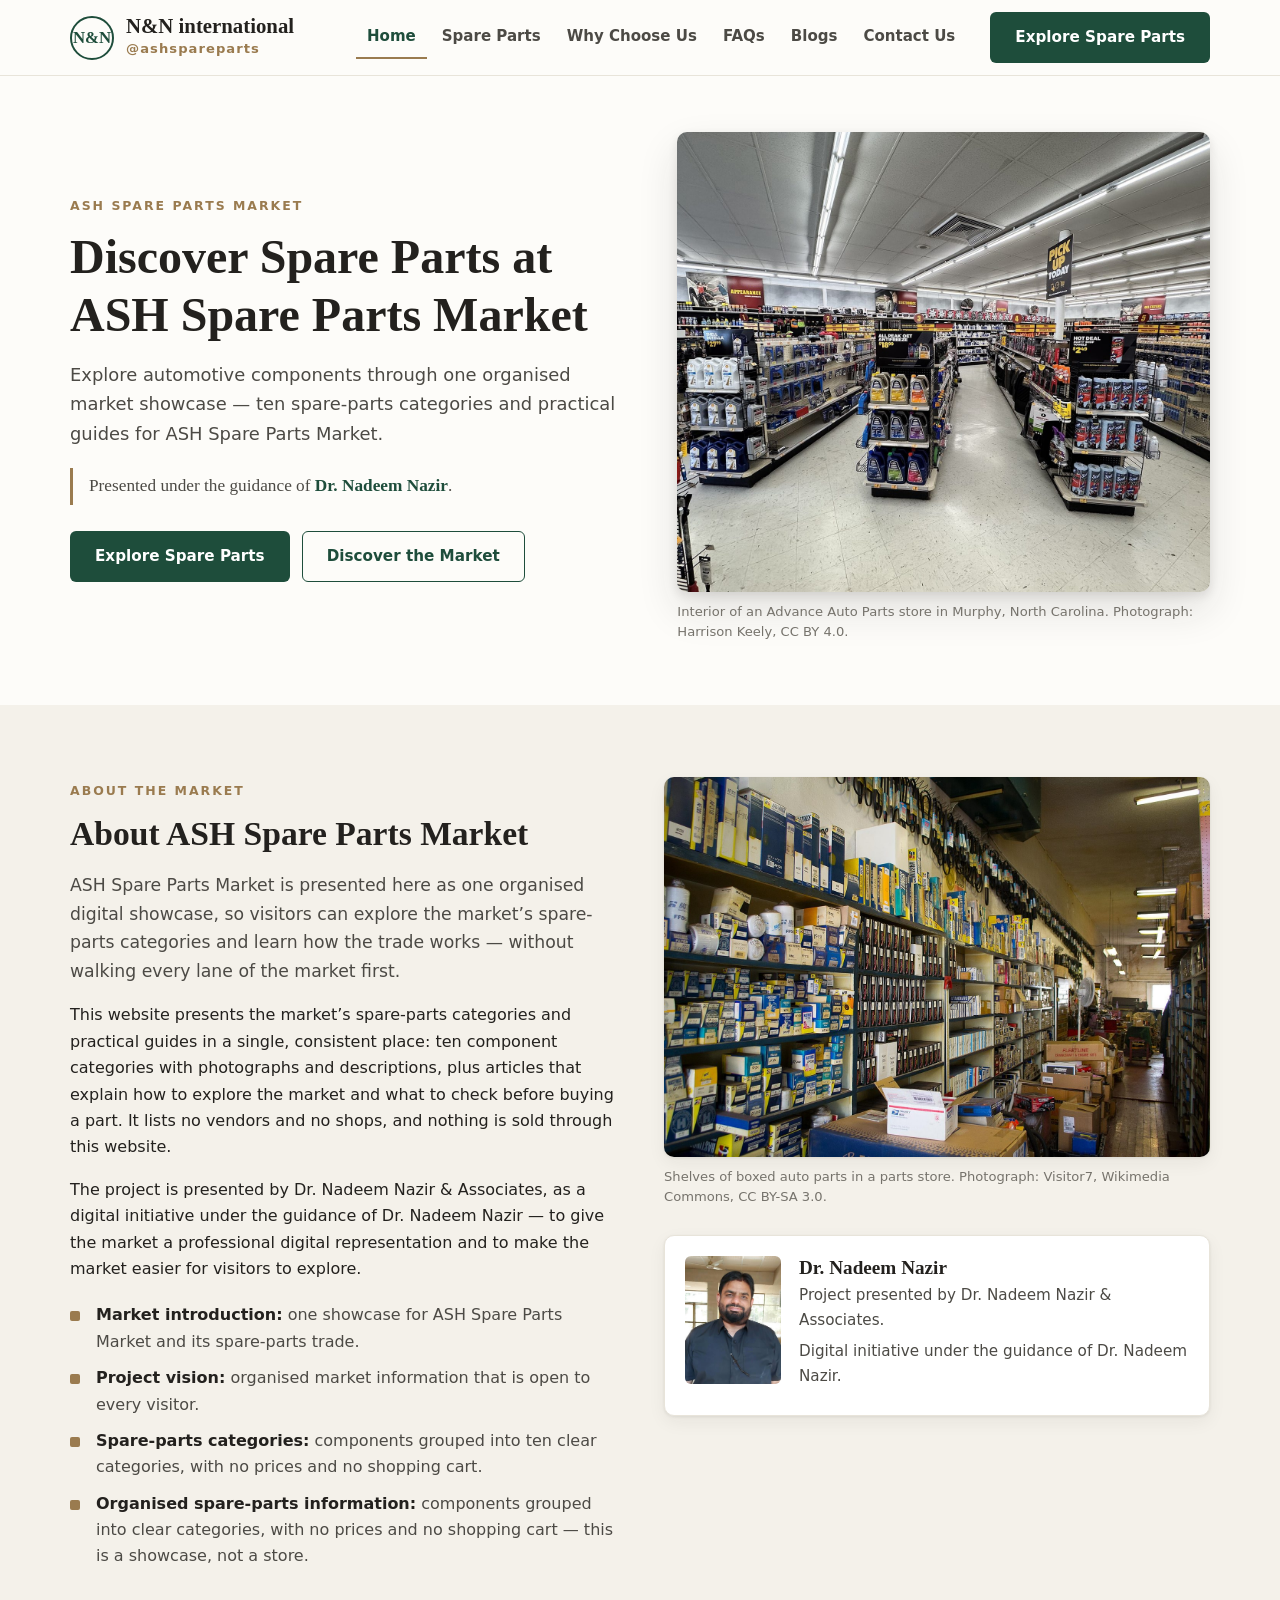
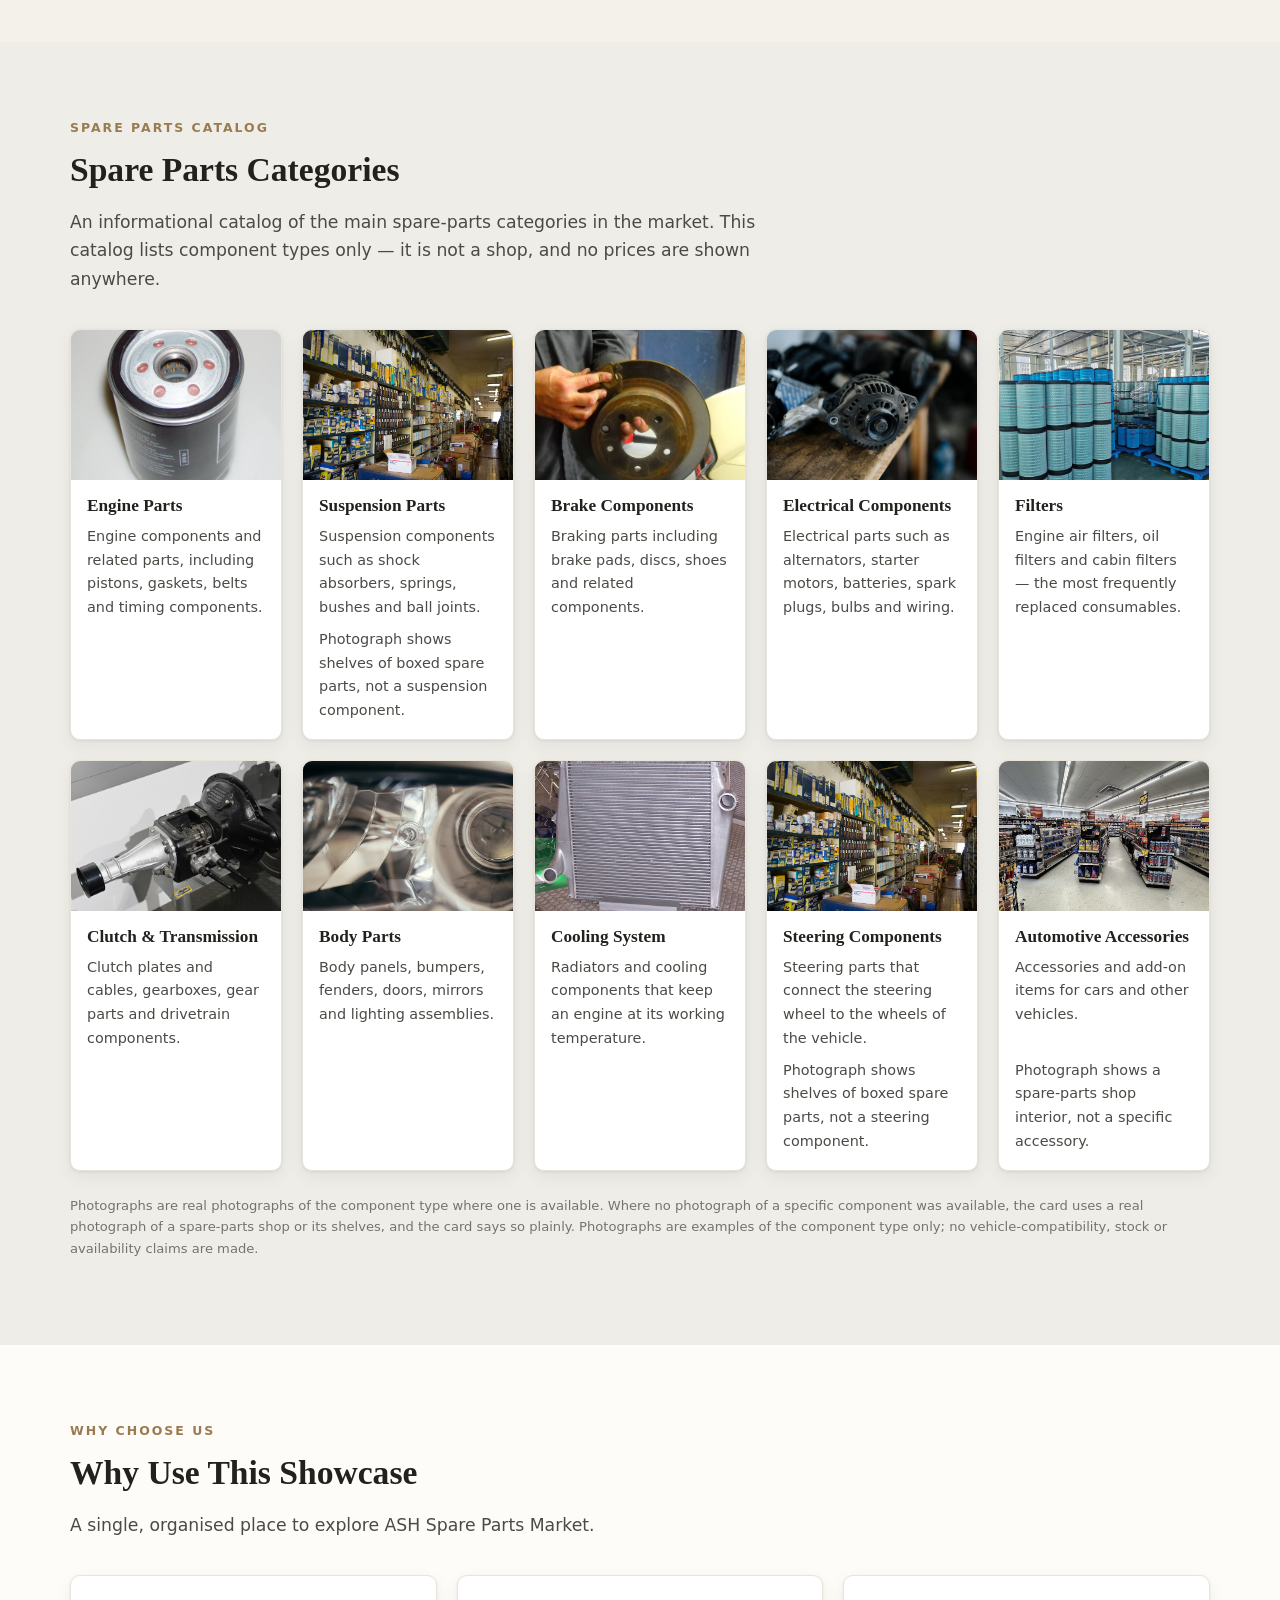
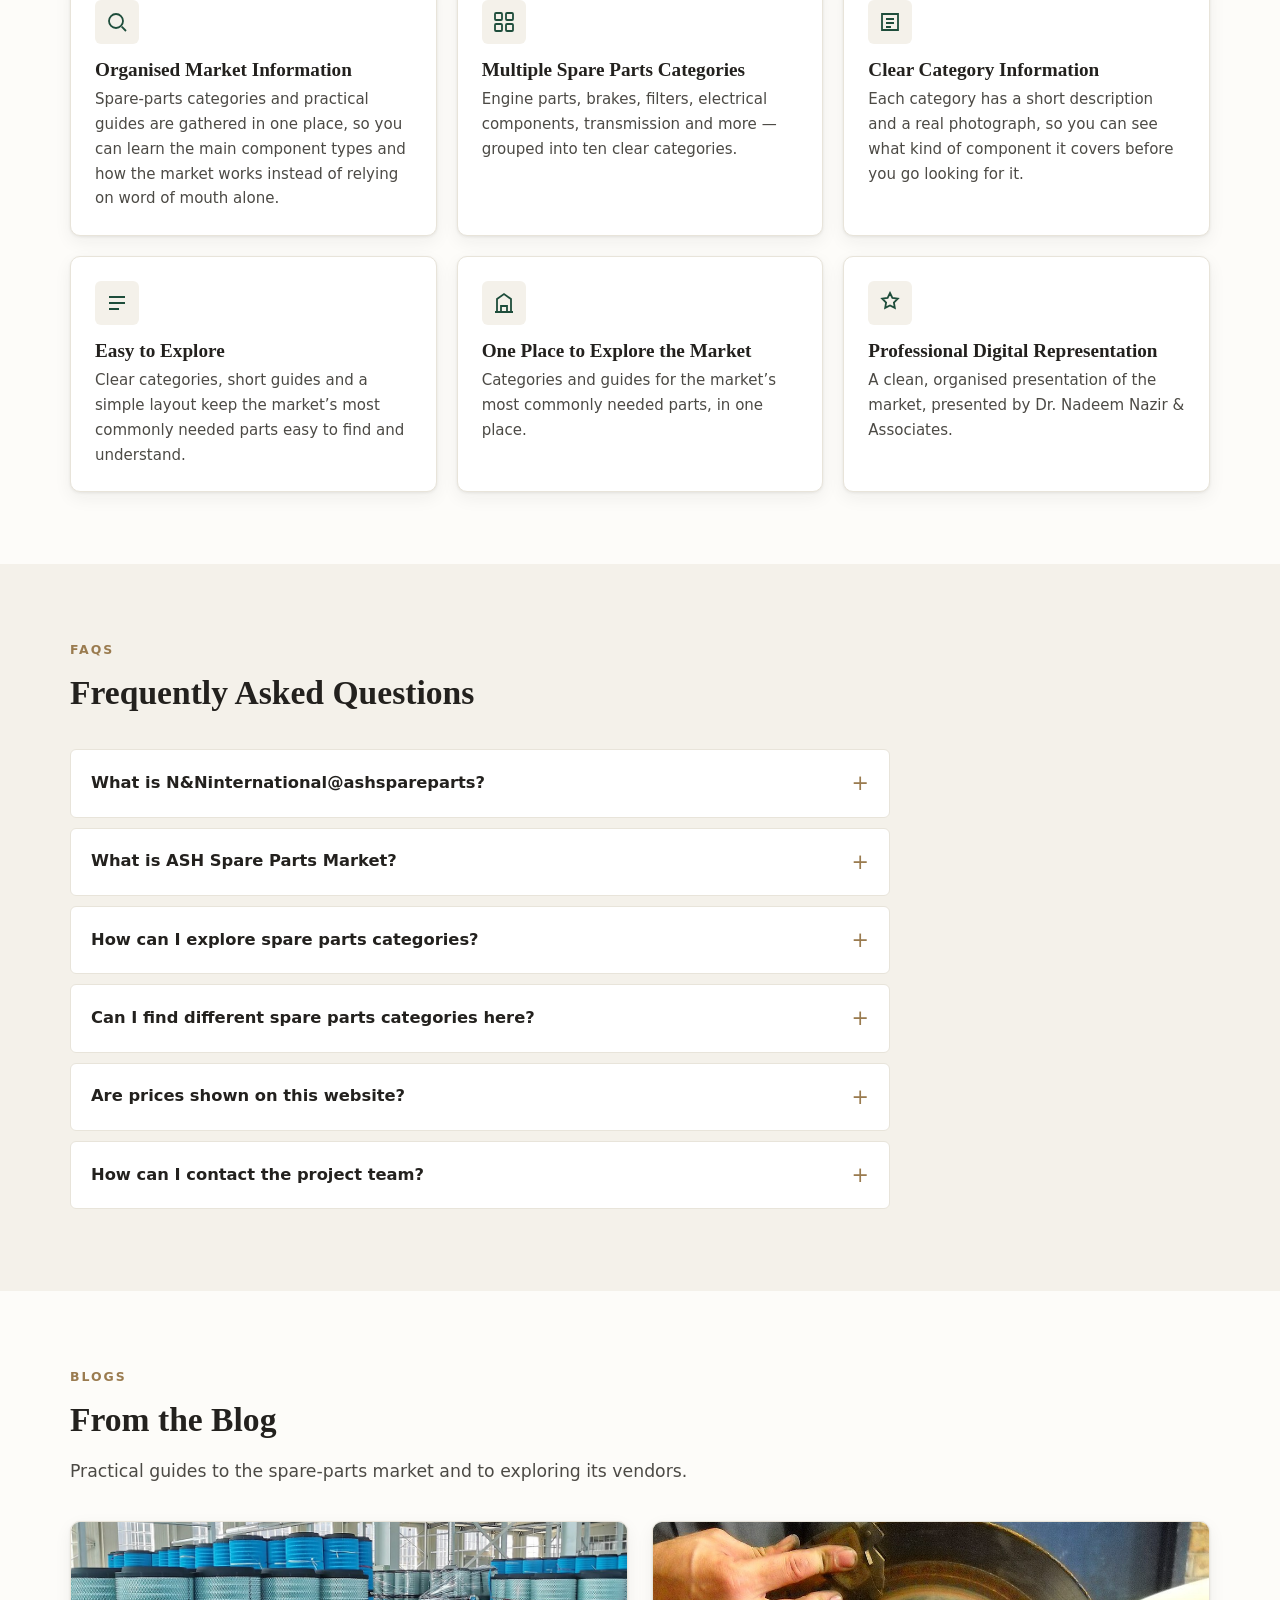
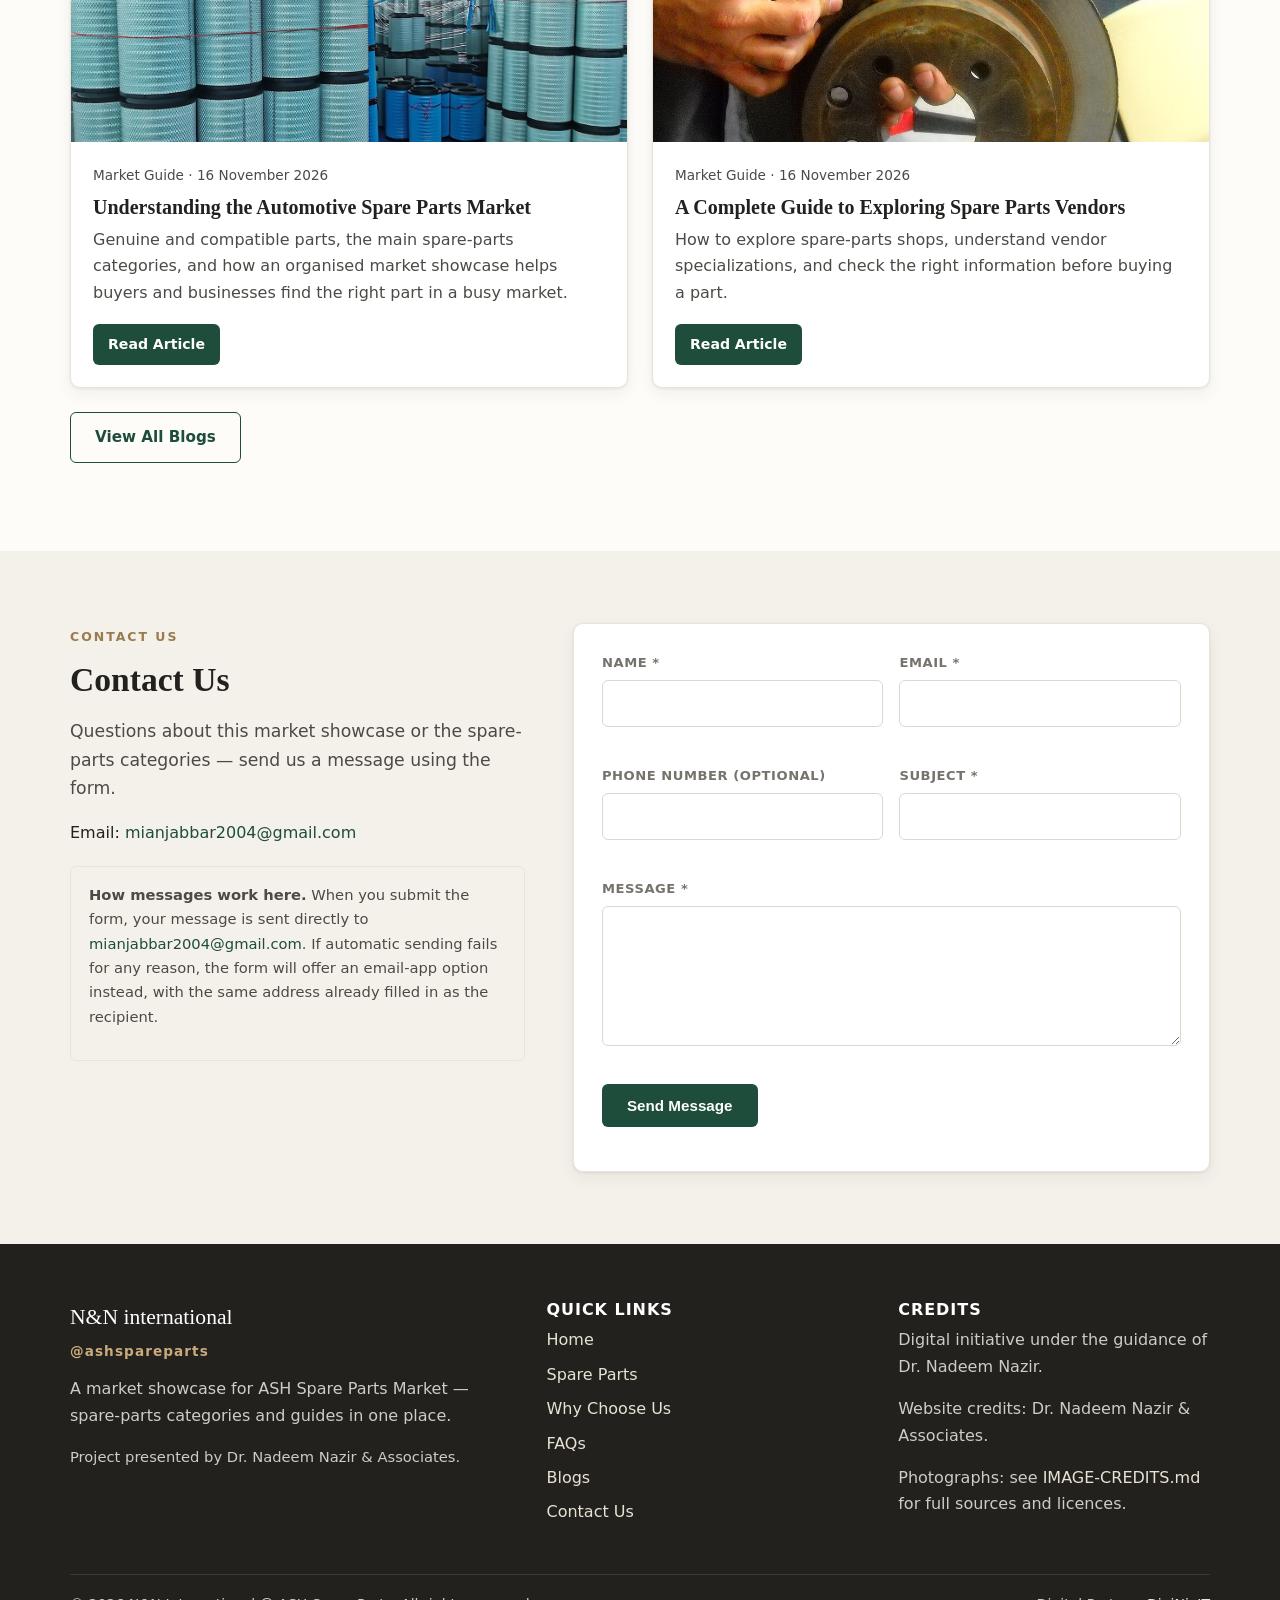
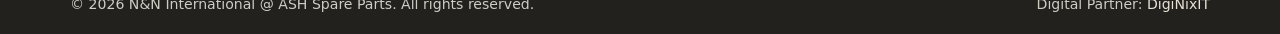
<file: index.html>
<!DOCTYPE html>
<html lang="en">
<head>
  <meta charset="UTF-8">
  <meta name="viewport" content="width=device-width, initial-scale=1.0">
  <title>N&amp;N International @ ASH Spare Parts — Spare Parts Market Showcase</title>
  <meta name="description" content="N&N International @ ASH Spare Parts: a market showcase for ASH Spare Parts Market — ten spare-parts categories, practical guides and contact information.">
  <meta property="og:title" content="N&N International @ ASH Spare Parts — Spare Parts Market Showcase">
  <meta property="og:description" content="Discover spare parts at ASH Spare Parts Market. Explore ten spare-parts categories and practical guides in one organised market showcase.">
  <meta property="og:type" content="website">
  <meta property="og:image" content="assets/images/hero/hero-spare-parts-shop.jpg">
  <link rel="icon" href="data:image/svg+xml,%3Csvg xmlns='http://www.w3.org/2000/svg' viewBox='0 0 64 64'%3E%3Crect width='64' height='64' rx='10' fill='%231e4d3b'/%3E%3Ctext x='32' y='40' font-family='Georgia,serif' font-size='24' font-weight='bold' fill='%23ffffff' text-anchor='middle'%3EN%26N%3C/text%3E%3C/svg%3E">
  <link rel="stylesheet" href="assets/css/style.css">
  <link rel="stylesheet" href="assets/css/responsive.css">
</head>
<body>
  <a class="skip-link" href="#main">Skip to main content</a>

  <header class="site-header">
    <div class="container header-inner">
      <a class="brand" href="index.html" aria-label="N&N International @ ASH Spare Parts — home">
        <span class="brand-mark" aria-hidden="true">N&amp;N</span>
        <span>
          <span class="brand-name">N&amp;N international</span>
          <span class="brand-sub">@ashspareparts</span>
        </span>
      </a>
      <button type="button" class="nav-toggle" id="nav-toggle" aria-expanded="false" aria-controls="main-nav">Menu</button>
      <nav class="main-nav" id="main-nav" aria-label="Main navigation">
        <ul>
          <li><a href="#home" class="active">Home</a></li>
          <li><a href="#catalog">Spare Parts</a></li>
          <li><a href="#why">Why Choose Us</a></li>
          <li><a href="#faq">FAQs</a></li>
          <li><a href="#blogs">Blogs</a></li>
          <li><a href="#contact">Contact Us</a></li>
        </ul>
      </nav>
      <a class="btn btn-primary header-cta" href="#catalog">Explore Spare Parts</a>
    </div>
  </header>

  <main id="main">
    <!-- Hero -->
    <section class="hero" id="home" aria-labelledby="hero-heading">
      <div class="container hero-grid">
        <div>
          <span class="eyebrow">ASH Spare Parts Market</span>
          <h1 id="hero-heading">Discover Spare Parts at ASH Spare Parts Market</h1>
          <p class="lead">Explore automotive components through one organised market showcase — ten spare-parts categories and practical guides for ASH Spare Parts Market.</p>
          <p class="hero-guidance">Presented under the guidance of <strong>Dr. Nadeem Nazir</strong>.</p>
          <div class="hero-actions">
            <a class="btn btn-primary" href="#catalog">Explore Spare Parts</a>
            <a class="btn btn-secondary" href="#about">Discover the Market</a>
          </div>
        </div>
        <figure class="hero-figure">
          <img src="assets/images/hero/hero-spare-parts-shop.jpg" alt="Interior of a spare-parts shop with shelves stocked with oil, filters and boxed spare parts" width="1600" height="1200">
          <figcaption>Interior of an Advance Auto Parts store in Murphy, North Carolina. Photograph: Harrison Keely, CC BY 4.0.</figcaption>
        </figure>
      </div>
    </section>

    <!-- About -->
    <section class="section section-warm" id="about" aria-labelledby="about-heading">
      <div class="container about-grid">
        <div>
          <span class="eyebrow">About the Market</span>
          <h2 id="about-heading">About ASH Spare Parts Market</h2>
          <p class="lead">ASH Spare Parts Market is presented here as one organised digital showcase, so visitors can explore the market’s spare-parts categories and learn how the trade works — without walking every lane of the market first.</p>
          <p>This website presents the market’s spare-parts categories and practical guides in a single, consistent place: ten component categories with photographs and descriptions, plus articles that explain how to explore the market and what to check before buying a part. It lists no vendors and no shops, and nothing is sold through this website.</p>
          <p>The project is presented by Dr. Nadeem Nazir &amp; Associates, as a digital initiative under the guidance of Dr. Nadeem Nazir — to give the market a professional digital representation and to make the market easier for visitors to explore.</p>
          <ul class="about-points">
            <li><strong>Market introduction:</strong> one showcase for ASH Spare Parts Market and its spare-parts trade.</li>
            <li><strong>Project vision:</strong> organised market information that is open to every visitor.</li>
            <li><strong>Spare-parts categories:</strong> components grouped into ten clear categories, with no prices and no shopping cart.</li>
            <li><strong>Organised spare-parts information:</strong> components grouped into clear categories, with no prices and no shopping cart — this is a showcase, not a store.</li>
          </ul>
        </div>
        <div>
          <figure class="about-figure">
            <img src="assets/images/branding/shop-shelves.jpg" alt="Crowded shelves of boxed auto parts in a parts store" loading="lazy" width="1600" height="1066">
            <figcaption>Shelves of boxed auto parts in a parts store. Photograph: Visitor7, Wikimedia Commons, CC BY-SA 3.0.</figcaption>
          </figure>
          <div class="person-card">
            <img src="assets/images/branding/dr-nadeem-nazir.jpg" alt="Photograph of Dr. Nadeem Nazir" loading="lazy" width="476" height="644">
            <div>
              <h3>Dr. Nadeem Nazir</h3>
              <p>Project presented by Dr. Nadeem Nazir &amp; Associates.</p>
              <p>Digital initiative under the guidance of Dr. Nadeem Nazir.</p>
            </div>
          </div>
        </div>
      </div>
    </section>



    <!-- Spare Parts Catalog -->
    <section class="section section-grey" id="catalog" aria-labelledby="catalog-heading">
      <div class="container">
        <div class="section-head">
          <span class="eyebrow">Spare Parts Catalog</span>
          <h2 id="catalog-heading">Spare Parts Categories</h2>
          <p class="lead">An informational catalog of the main spare-parts categories in the market. This catalog lists component types only — it is not a shop, and no prices are shown anywhere.</p>
        </div>
        <div class="catalog-grid" id="catalog-grid"></div>
        <p class="catalog-note">Photographs are real photographs of the component type where one is available. Where no photograph of a specific component was available, the card uses a real photograph of a spare-parts shop or its shelves, and the card says so plainly. Photographs are examples of the component type only; no vehicle-compatibility, stock or availability claims are made.</p>
      </div>
    </section>

    <!-- Why Choose Us -->
    <section class="section" id="why" aria-labelledby="why-heading">
      <div class="container">
        <div class="section-head">
          <span class="eyebrow">Why Choose Us</span>
          <h2 id="why-heading">Why Use This Showcase</h2>
          <p class="lead">A single, organised place to explore ASH Spare Parts Market.</p>
        </div>
        <div class="why-grid">
          <article class="why-card">
            <div class="why-icon" aria-hidden="true"><svg viewBox="0 0 24 24" fill="none" stroke="currentColor" stroke-width="1.8"><circle cx="11" cy="11" r="7"/><path d="M21 21l-4.3-4.3"/></svg></div>
            <h3>Organised Market Information</h3>
            <p>Spare-parts categories and practical guides are gathered in one place, so you can learn the main component types and how the market works instead of relying on word of mouth alone.</p>
          </article>
          <article class="why-card">
            <div class="why-icon" aria-hidden="true"><svg viewBox="0 0 24 24" fill="none" stroke="currentColor" stroke-width="1.8"><rect x="3" y="3" width="7" height="7" rx="1"/><rect x="14" y="3" width="7" height="7" rx="1"/><rect x="3" y="14" width="7" height="7" rx="1"/><rect x="14" y="14" width="7" height="7" rx="1"/></svg></div>
            <h3>Multiple Spare Parts Categories</h3>
            <p>Engine parts, brakes, filters, electrical components, transmission and more — grouped into ten clear categories.</p>
          </article>
          <article class="why-card">
            <div class="why-icon" aria-hidden="true"><svg viewBox="0 0 24 24" fill="none" stroke="currentColor" stroke-width="1.8"><path d="M4 4h16v16H4z"/><path d="M8 9h8M8 13h8M8 17h5"/></svg></div>
            <h3>Clear Category Information</h3>
            <p>Each category has a short description and a real photograph, so you can see what kind of component it covers before you go looking for it.</p>
          </article>
          <article class="why-card">
            <div class="why-icon" aria-hidden="true"><svg viewBox="0 0 24 24" fill="none" stroke="currentColor" stroke-width="1.8"><path d="M4 6h16M4 12h16M4 18h10"/></svg></div>
            <h3>Easy to Explore</h3>
            <p>Clear categories, short guides and a simple layout keep the market’s most commonly needed parts easy to find and understand.</p>
          </article>
          <article class="why-card">
            <div class="why-icon" aria-hidden="true"><svg viewBox="0 0 24 24" fill="none" stroke="currentColor" stroke-width="1.8"><path d="M3 21h18M5 21V8l7-5 7 5v13"/><path d="M9 21v-6h6v6"/></svg></div>
            <h3>One Place to Explore the Market</h3>
            <p>Categories and guides for the market’s most commonly needed parts, in one place.</p>
          </article>
          <article class="why-card">
            <div class="why-icon" aria-hidden="true"><svg viewBox="0 0 24 24" fill="none" stroke="currentColor" stroke-width="1.8"><path d="M12 2l2.4 4.9 5.4.8-3.9 3.8.9 5.4-4.8-2.5-4.8 2.5.9-5.4L4.2 7.7l5.4-.8z"/></svg></div>
            <h3>Professional Digital Representation</h3>
            <p>A clean, organised presentation of the market, presented by Dr. Nadeem Nazir &amp; Associates.</p>
          </article>
        </div>
      </div>
    </section>

    <!-- FAQ -->
    <section class="section section-warm" id="faq" aria-labelledby="faq-heading">
      <div class="container">
        <div class="section-head">
          <span class="eyebrow">FAQs</span>
          <h2 id="faq-heading">Frequently Asked Questions</h2>
        </div>
        <div class="faq-list">
          <div class="faq-item">
            <button type="button" class="faq-question" aria-expanded="false">What is N&amp;Ninternational@ashspareparts?<span class="faq-icon" aria-hidden="true">+</span></button>
            <div class="faq-answer"><div class="faq-answer-inner"><p>N&amp;N International @ ASH Spare Parts (N&amp;Ninternational@ashspareparts) is a spare-parts market showcase website for ASH Spare Parts Market. It presents the market’s spare-parts categories, practical articles and contact information. It is not an online shop: no vendors are listed and nothing is sold through this website.</p></div></div>
          </div>
          <div class="faq-item">
            <button type="button" class="faq-question" aria-expanded="false">What is ASH Spare Parts Market?<span class="faq-icon" aria-hidden="true">+</span></button>
            <div class="faq-answer"><div class="faq-answer-inner"><p>ASH Spare Parts Market is the spare-parts market this showcase presents. No history, establishment date, official partnerships or achievements for the market are stated on this website, because none were supplied.</p></div></div>
          </div>
          <div class="faq-item">
            <button type="button" class="faq-question" aria-expanded="false">How can I explore spare parts categories?<span class="faq-icon" aria-hidden="true">+</span></button>
            <div class="faq-answer"><div class="faq-answer-inner"><p>Go to the Spare Parts section. It lists ten categories — Engine Parts, Suspension Parts, Brake Components, Electrical Components, Filters, Clutch &amp; Transmission, Body Parts, Cooling System, Steering Components and Automotive Accessories — each with a short description and a real photograph.</p></div></div>
          </div>
          <div class="faq-item">
            <button type="button" class="faq-question" aria-expanded="false">Can I find different spare parts categories here?<span class="faq-icon" aria-hidden="true">+</span></button>
            <div class="faq-answer"><div class="faq-answer-inner"><p>Yes. The Spare Parts section lists ten categories — Engine Parts, Suspension Parts, Brake Components, Electrical Components, Filters, Clutch &amp; Transmission, Body Parts, Cooling System, Steering Components and Automotive Accessories — with a description and photograph for each.</p></div></div>
          </div>
          <div class="faq-item">
            <button type="button" class="faq-question" aria-expanded="false">Are prices shown on this website?<span class="faq-icon" aria-hidden="true">+</span></button>
            <div class="faq-answer"><div class="faq-answer-inner"><p>No. This is an informational catalog only. No prices, price ranges or discounts are shown anywhere, there is no shopping cart, and no stock or availability claims are made.</p></div></div>
          </div>
          <div class="faq-item">
            <button type="button" class="faq-question" aria-expanded="false">How can I contact the project team?<span class="faq-icon" aria-hidden="true">+</span></button>
            <div class="faq-answer"><div class="faq-answer-inner"><p>Use the Contact Us section — messages sent through the form go directly to <a href="mailto:mianjabbar2004@gmail.com">mianjabbar2004@gmail.com</a>. You can also write to that address directly from your own email app.</p></div></div>
          </div>
        </div>
        </div>
      </div>
    </section>

    <!-- Blog -->
    <section class="section" id="blogs" aria-labelledby="blogs-heading">
      <div class="container">
        <div class="section-head">
          <span class="eyebrow">Blogs</span>
          <h2 id="blogs-heading">From the Blog</h2>
          <p class="lead">Practical guides to the spare-parts market and to exploring its vendors.</p>
        </div>
        <div class="blog-grid" id="blog-grid-index"></div>
        <p style="margin-top:24px"><a class="btn btn-secondary" href="blog.html">View All Blogs</a></p>
      </div>
    </section>

    <!-- Contact -->
    <section class="section section-warm" id="contact" aria-labelledby="contact-heading">
      <div class="container contact-grid">
        <div>
          <span class="eyebrow">Contact Us</span>
          <h2 id="contact-heading">Contact Us</h2>
          <p class="lead">Questions about this market showcase or the spare-parts categories — send us a message using the form.</p>
          <p>Email: <a href="mailto:mianjabbar2004@gmail.com">mianjabbar2004@gmail.com</a></p>
          <div class="contact-note">
            <p><strong>How messages work here.</strong> When you submit the form, your message is sent directly to <a href="mailto:mianjabbar2004@gmail.com">mianjabbar2004@gmail.com</a>. If automatic sending fails for any reason, the form will offer an email-app option instead, with the same address already filled in as the recipient.</p>
          </div>
        </div>
        <form class="contact-form" id="contact-form" novalidate>
          <div class="form-grid">
            <div class="field">
              <label for="contact-name">Name *</label>
              <input type="text" id="contact-name" name="name" required autocomplete="name">
              <span class="error-text" id="contact-name-error" role="alert"></span>
            </div>
            <div class="field">
              <label for="contact-email">Email *</label>
              <input type="email" id="contact-email" name="email" required autocomplete="email">
              <span class="error-text" id="contact-email-error" role="alert"></span>
            </div>
            <div class="field">
              <label for="contact-phone">Phone number (optional)</label>
              <input type="tel" id="contact-phone" name="phone" autocomplete="tel">
              <span class="error-text" id="contact-phone-error" role="alert"></span>
            </div>
            <div class="field">
              <label for="contact-subject">Subject *</label>
              <input type="text" id="contact-subject" name="subject" required>
              <span class="error-text" id="contact-subject-error" role="alert"></span>
            </div>
            <div class="field field-full">
              <label for="contact-message">Message *</label>
              <textarea id="contact-message" name="message" required></textarea>
              <span class="error-text" id="contact-message-error" role="alert"></span>
            </div>
          </div>
          <p style="margin-top:16px"><button type="submit" class="btn btn-primary">Send Message</button></p>
          <p class="form-status" id="contact-status" role="status"></p>
          <div class="mailto-box" id="mailto-box">
            <p><strong>Automatic sending did not work.</strong> Click the link below to open your message in your email app — it is already addressed to mianjabbar2004@gmail.com, just press Send there.</p>
            <p><a id="mailto-link" href="#">Open in Email App</a></p>
            <p><button type="button" class="btn btn-ghost btn-small" id="copy-message-btn">Copy message</button></p>
          </div>
        </form>
      </div>
    </section>
  </main>

  </div>

  <footer class="site-footer">
    <div class="container">
      <div class="footer-grid">
        <div>
          <p class="footer-brand-name">N&amp;N international</p>
          <p class="footer-brand-sub">@ashspareparts</p>
          <p style="margin-top:14px">A market showcase for ASH Spare Parts Market — spare-parts categories and guides in one place.</p>
          <p class="footer-credit">Project presented by Dr. Nadeem Nazir &amp; Associates.</p>
        </div>
        <div>
          <h3>Quick Links</h3>
          <ul class="footer-links">
            <li><a href="#home">Home</a></li>
            <li><a href="#catalog">Spare Parts</a></li>
            <li><a href="#why">Why Choose Us</a></li>
            <li><a href="#faq">FAQs</a></li>
            <li><a href="blog.html">Blogs</a></li>
            <li><a href="#contact">Contact Us</a></li>
          </ul>
        </div>
        <div>
          <h3>Credits</h3>
          <p>Digital initiative under the guidance of Dr. Nadeem Nazir.</p>
          <p>Website credits: Dr. Nadeem Nazir &amp; Associates.</p>
          <p>Photographs: see <a href="IMAGE-CREDITS.md">IMAGE-CREDITS.md</a> for full sources and licences.</p>
        </div>
      </div>
      <div class="footer-bottom">
        <span>© <span id="year">2026</span> N&amp;N International @ ASH Spare Parts. All rights reserved.</span>
        <span>Digital Partner: <a href="https://diginixit.com" target="_blank" rel="noopener">DigiNixIT</a></span>
      </div>
    </div>
  </footer>

  <script src="assets/js/catalog.js"></script>
  <script src="assets/js/blogs.js"></script>
  <script src="assets/js/main.js"></script>
  <script src="assets/js/contact.js"></script>
</body>
</html>
</file>
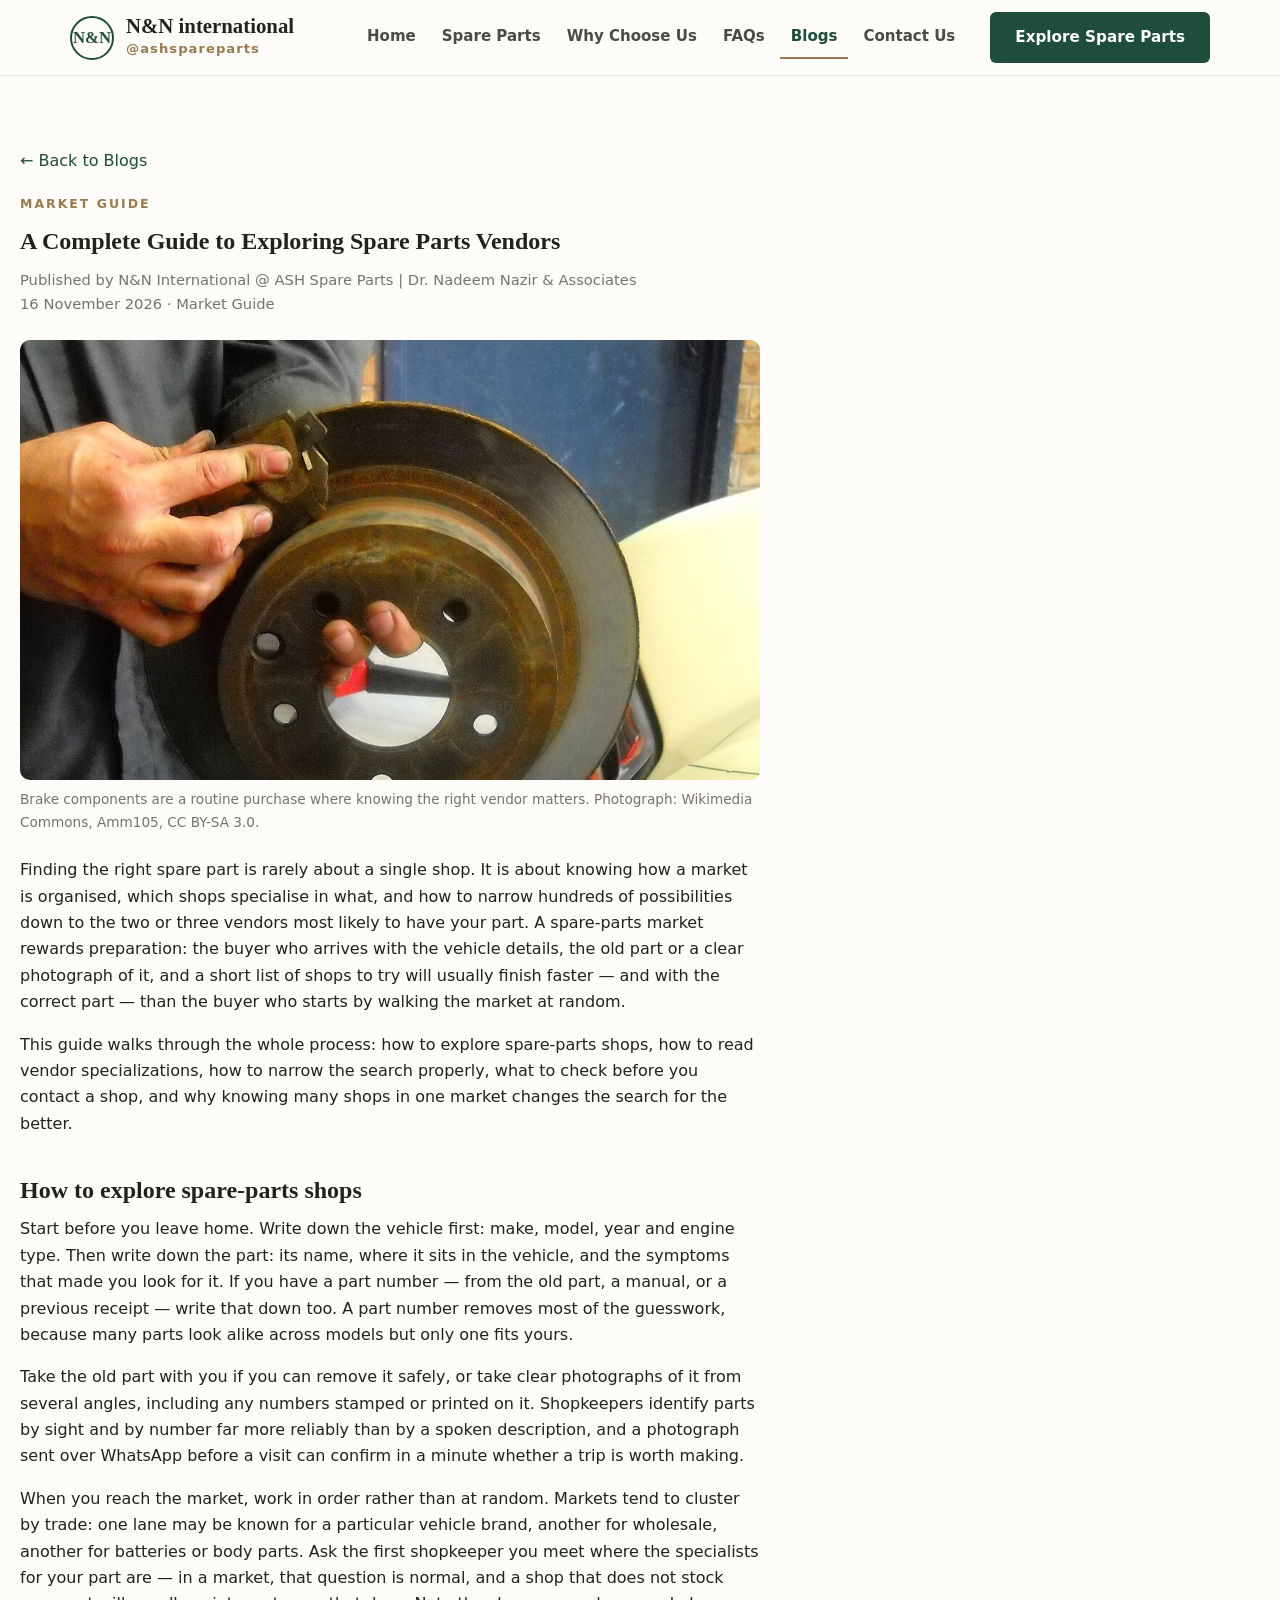
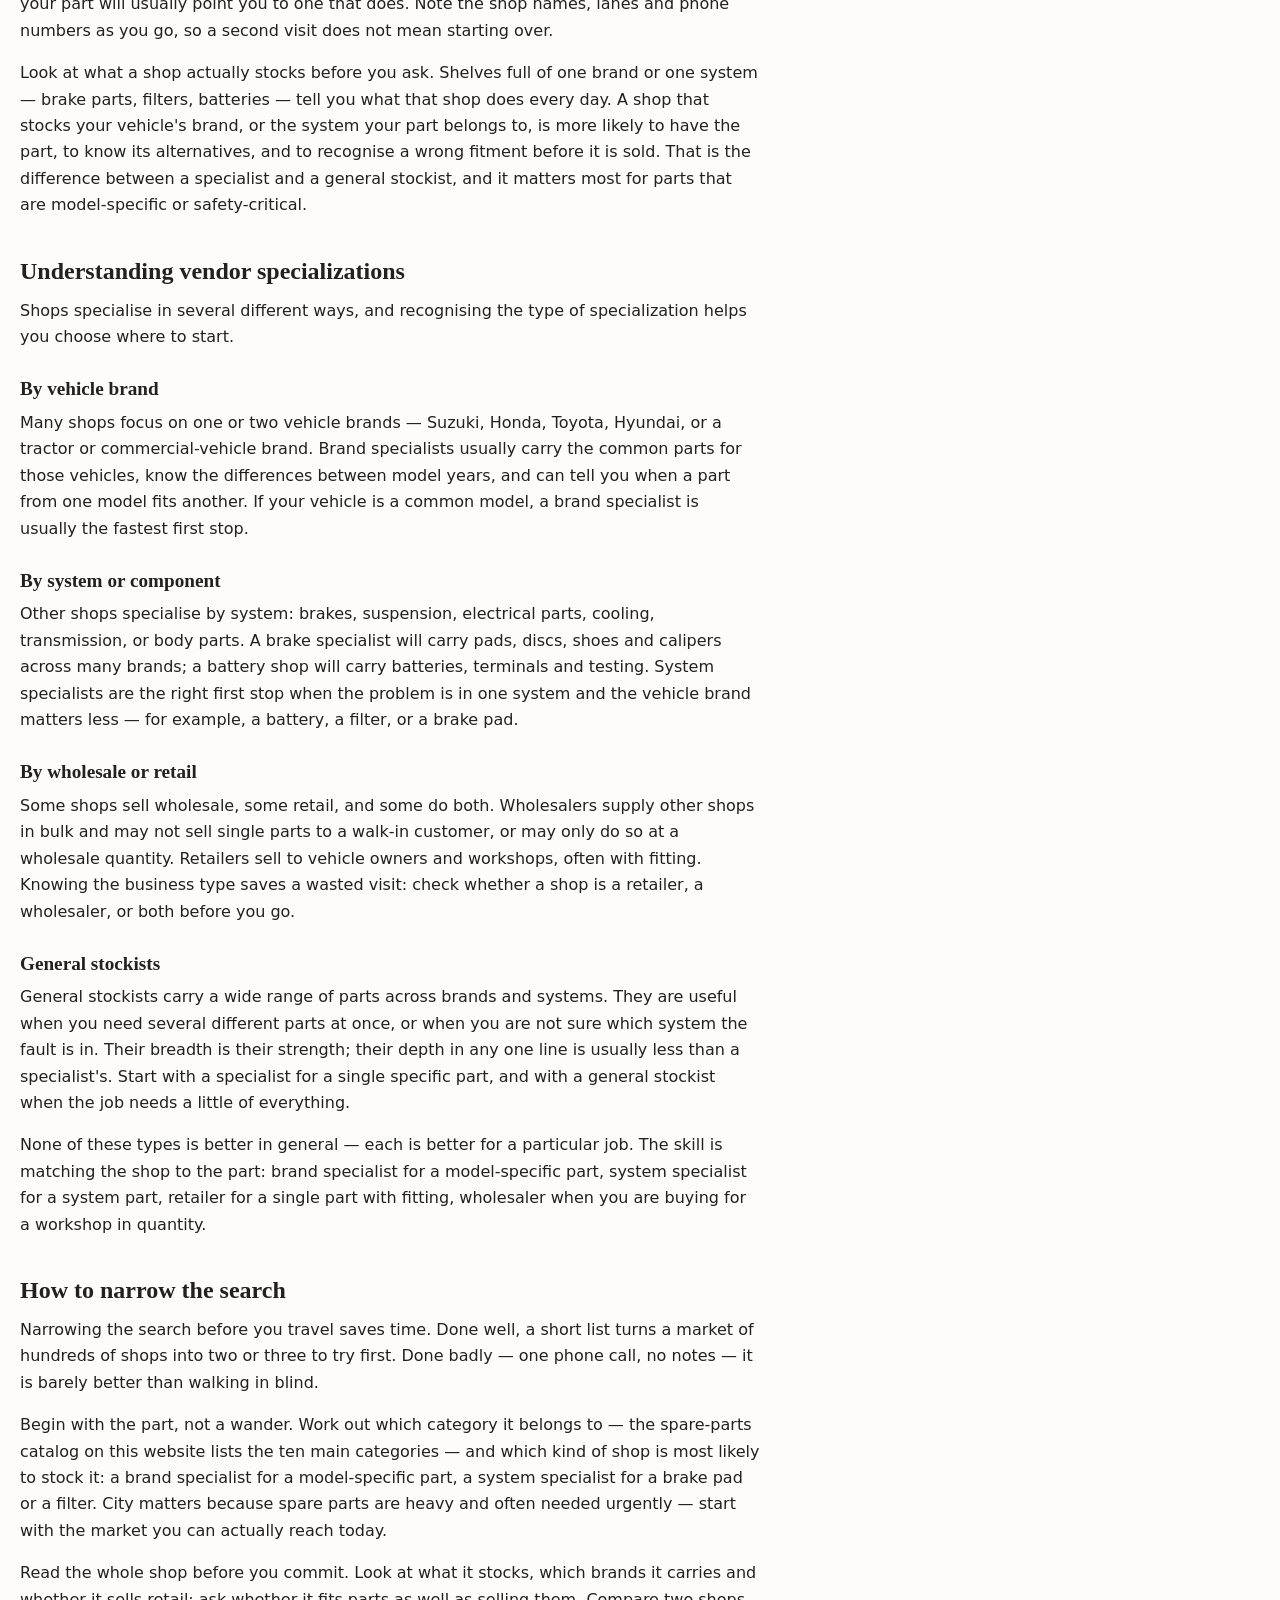
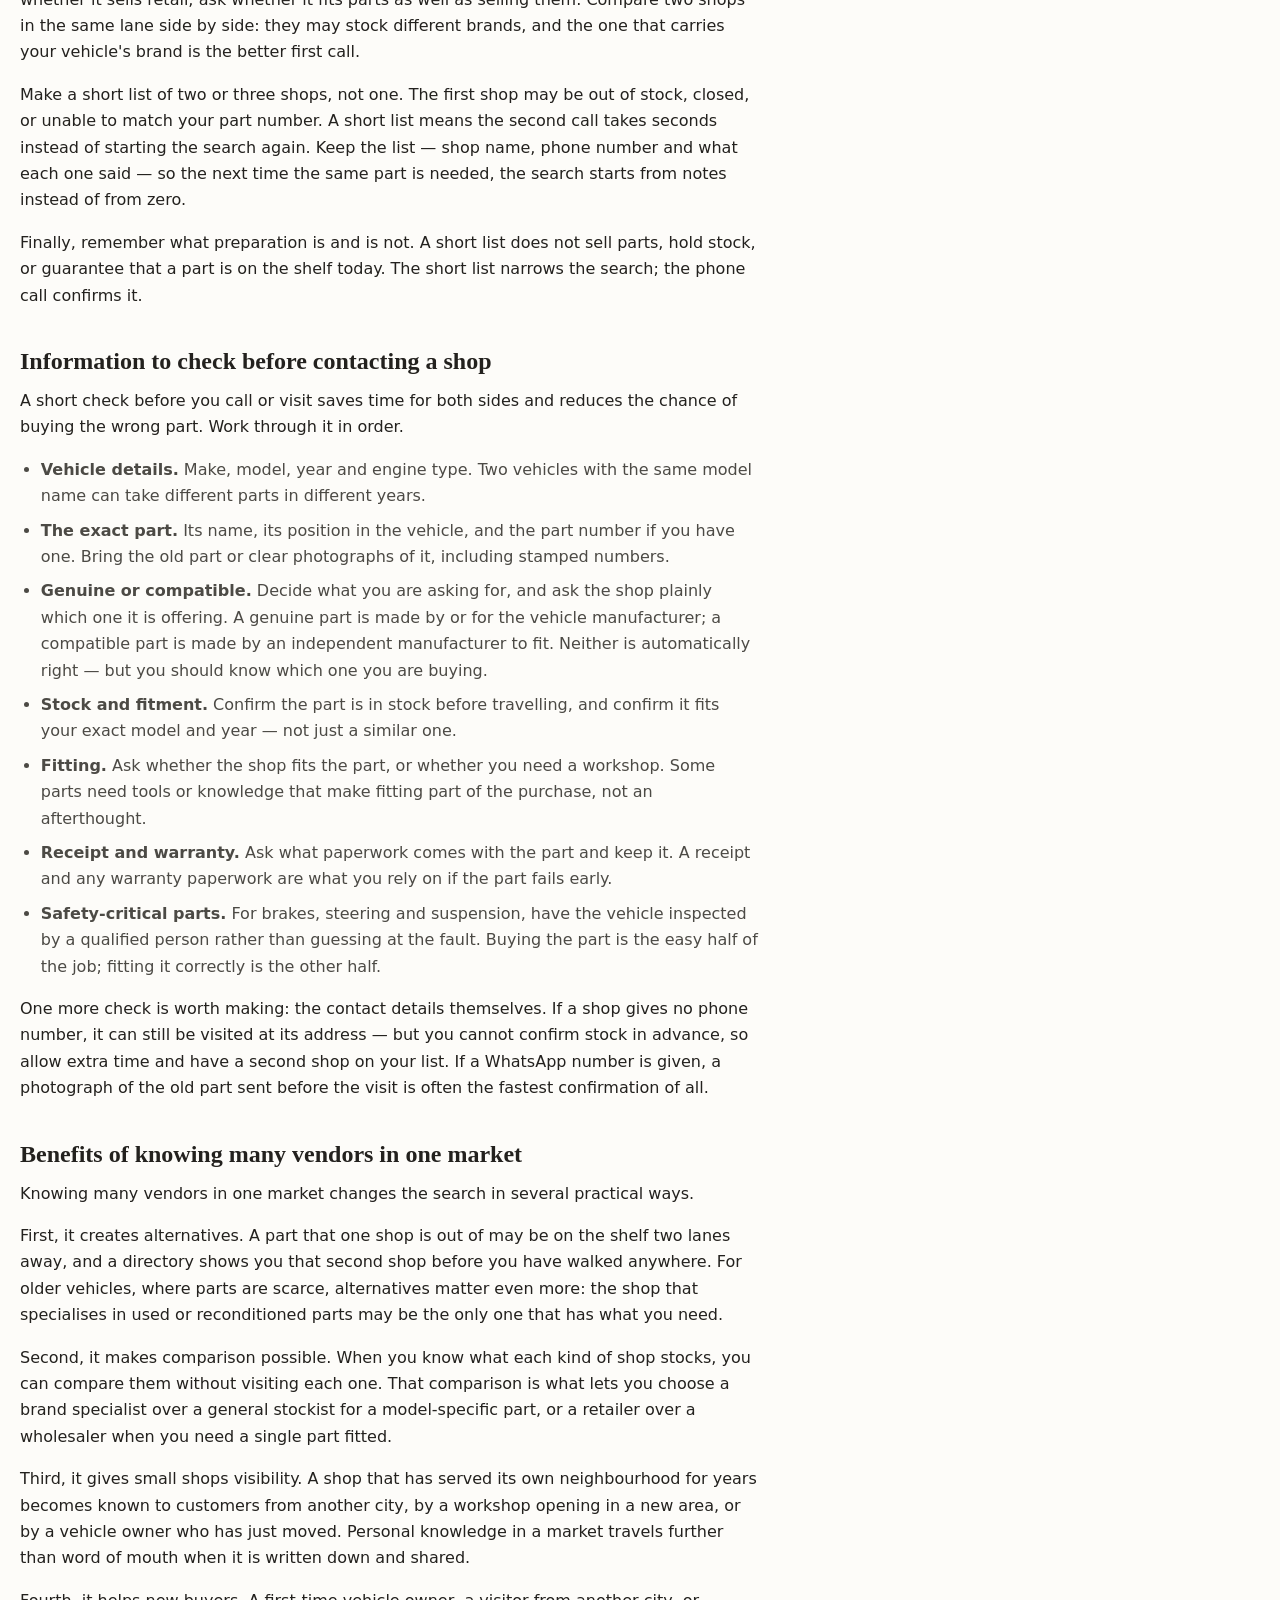
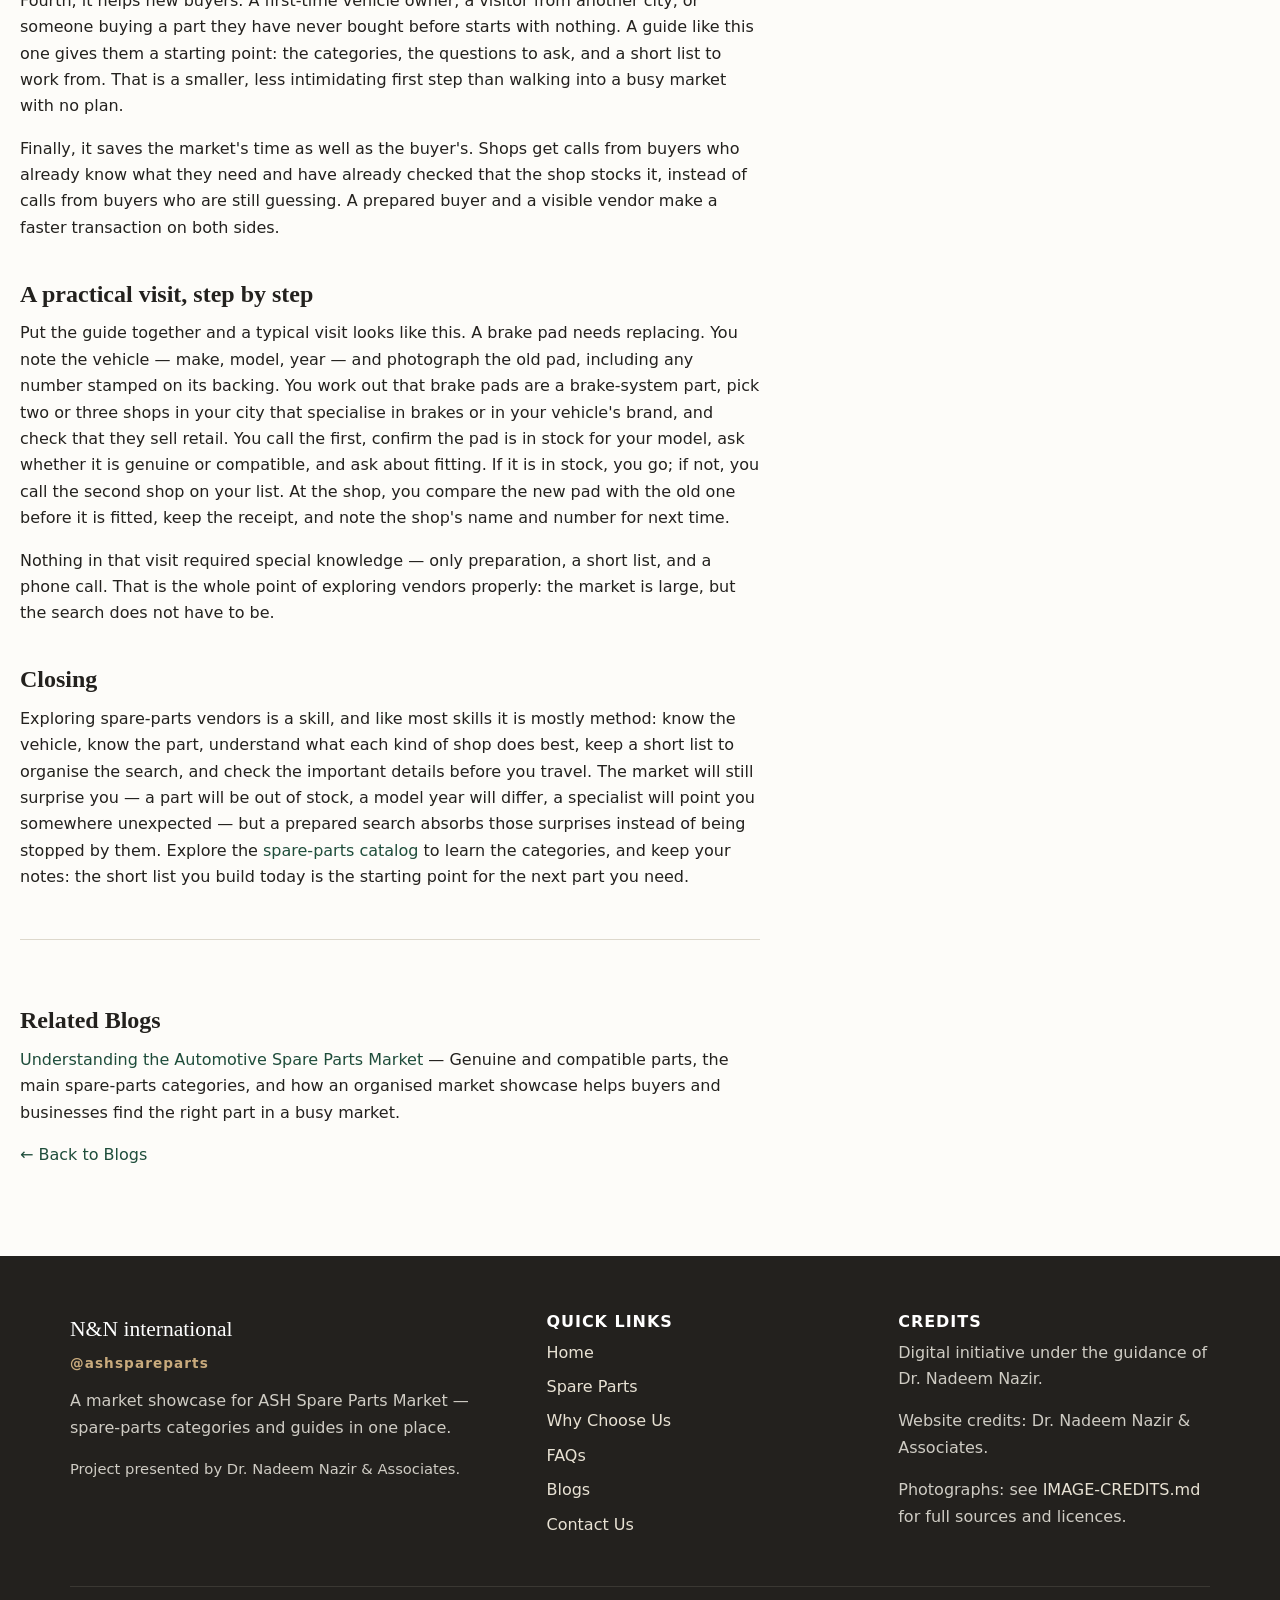
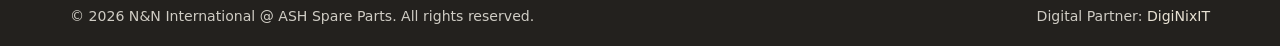
<file: blog-complete-guide-exploring-spare-parts-vendors.html>
<!DOCTYPE html>
<html lang="en">
<head>
  <meta charset="UTF-8">
  <meta name="viewport" content="width=device-width, initial-scale=1.0">
  <title>A Complete Guide to Exploring Spare Parts Vendors — N&amp;N International @ ASH Spare Parts</title>
  <meta name="description" content="How to explore spare-parts shops, understand vendor specializations, and check the right information before contacting a shop.">
  <meta property="og:title" content="A Complete Guide to Exploring Spare Parts Vendors">
  <meta property="og:description" content="How to explore spare-parts shops, understand vendor specializations, and check the right information before contacting a shop.">
  <meta property="og:type" content="article">
  <meta property="og:image" content="assets/images/blogs/blog-exploring-vendors.jpg">
  <meta property="article:published_time" content="2026-11-16">
  <link rel="icon" href="data:image/svg+xml,%3Csvg xmlns='http://www.w3.org/2000/svg' viewBox='0 0 64 64'%3E%3Crect width='64' height='64' rx='10' fill='%231e4d3b'/%3E%3Ctext x='32' y='40' font-family='Georgia,serif' font-size='24' font-weight='bold' fill='%23ffffff' text-anchor='middle'%3EN%26N%3C/text%3E%3C/svg%3E">
  <link rel="stylesheet" href="assets/css/style.css">
  <link rel="stylesheet" href="assets/css/responsive.css">
</head>
<body>
  <a class="skip-link" href="#main">Skip to main content</a>

  <header class="site-header">
    <div class="container header-inner">
      <a class="brand" href="index.html" aria-label="N&N International @ ASH Spare Parts — home">
        <span class="brand-mark" aria-hidden="true">N&amp;N</span>
        <span>
          <span class="brand-name">N&amp;N international</span>
          <span class="brand-sub">@ashspareparts</span>
        </span>
      </a>
      <button type="button" class="nav-toggle" id="nav-toggle" aria-expanded="false" aria-controls="main-nav">Menu</button>
      <nav class="main-nav" id="main-nav" aria-label="Main navigation">
        <ul>
          <li><a href="index.html">Home</a></li>
          <li><a href="index.html#catalog">Spare Parts</a></li>
          <li><a href="index.html#why">Why Choose Us</a></li>
          <li><a href="index.html#faq">FAQs</a></li>
          <li><a href="blog.html" class="active" aria-current="page">Blogs</a></li>
          <li><a href="index.html#contact">Contact Us</a></li>
        </ul>
      </nav>
      <a class="btn btn-primary header-cta" href="index.html#catalog">Explore Spare Parts</a>
    </div>
  </header>

  <main id="main">
    <article class="section article" aria-labelledby="article-heading">
      <div class="container">
        <p><a href="blog.html">&larr; Back to Blogs</a></p>
        <header>
          <span class="eyebrow">Market Guide</span>
          <h1 id="article-heading">A Complete Guide to Exploring Spare Parts Vendors</h1>
          <p class="byline">Published by N&amp;N International @ ASH Spare Parts | Dr. Nadeem Nazir &amp; Associates<br>
          <time datetime="2026-11-16">16 November 2026</time> · Market Guide</p>
        </header>
        <figure>
          <img src="assets/images/blogs/blog-exploring-vendors.jpg" alt="An automotive front disc brake pad held against a brake rotor" width="1020" height="765">
          <figcaption>Brake components are a routine purchase where knowing the right vendor matters. Photograph: Wikimedia Commons, Amm105, CC BY-SA 3.0.</figcaption>
        </figure>

        <p>Finding the right spare part is rarely about a single shop. It is about knowing how a market is organised, which shops specialise in what, and how to narrow hundreds of possibilities down to the two or three vendors most likely to have your part. A spare-parts market rewards preparation: the buyer who arrives with the vehicle details, the old part or a clear photograph of it, and a short list of shops to try will usually finish faster — and with the correct part — than the buyer who starts by walking the market at random.</p>
        <p>This guide walks through the whole process: how to explore spare-parts shops, how to read vendor specializations, how to narrow the search properly, what to check before you contact a shop, and why knowing many shops in one market changes the search for the better.</p>

        <h2>How to explore spare-parts shops</h2>
        <p>Start before you leave home. Write down the vehicle first: make, model, year and engine type. Then write down the part: its name, where it sits in the vehicle, and the symptoms that made you look for it. If you have a part number — from the old part, a manual, or a previous receipt — write that down too. A part number removes most of the guesswork, because many parts look alike across models but only one fits yours.</p>
        <p>Take the old part with you if you can remove it safely, or take clear photographs of it from several angles, including any numbers stamped or printed on it. Shopkeepers identify parts by sight and by number far more reliably than by a spoken description, and a photograph sent over WhatsApp before a visit can confirm in a minute whether a trip is worth making.</p>
        <p>When you reach the market, work in order rather than at random. Markets tend to cluster by trade: one lane may be known for a particular vehicle brand, another for wholesale, another for batteries or body parts. Ask the first shopkeeper you meet where the specialists for your part are — in a market, that question is normal, and a shop that does not stock your part will usually point you to one that does. Note the shop names, lanes and phone numbers as you go, so a second visit does not mean starting over.</p>
        <p>Look at what a shop actually stocks before you ask. Shelves full of one brand or one system — brake parts, filters, batteries — tell you what that shop does every day. A shop that stocks your vehicle's brand, or the system your part belongs to, is more likely to have the part, to know its alternatives, and to recognise a wrong fitment before it is sold. That is the difference between a specialist and a general stockist, and it matters most for parts that are model-specific or safety-critical.</p>

        <h2>Understanding vendor specializations</h2>
        <p>Shops specialise in several different ways, and recognising the type of specialization helps you choose where to start.</p>
        <h3>By vehicle brand</h3>
        <p>Many shops focus on one or two vehicle brands — Suzuki, Honda, Toyota, Hyundai, or a tractor or commercial-vehicle brand. Brand specialists usually carry the common parts for those vehicles, know the differences between model years, and can tell you when a part from one model fits another. If your vehicle is a common model, a brand specialist is usually the fastest first stop.</p>
        <h3>By system or component</h3>
        <p>Other shops specialise by system: brakes, suspension, electrical parts, cooling, transmission, or body parts. A brake specialist will carry pads, discs, shoes and calipers across many brands; a battery shop will carry batteries, terminals and testing. System specialists are the right first stop when the problem is in one system and the vehicle brand matters less — for example, a battery, a filter, or a brake pad.</p>
        <h3>By wholesale or retail</h3>
        <p>Some shops sell wholesale, some retail, and some do both. Wholesalers supply other shops in bulk and may not sell single parts to a walk-in customer, or may only do so at a wholesale quantity. Retailers sell to vehicle owners and workshops, often with fitting. Knowing the business type saves a wasted visit: check whether a shop is a retailer, a wholesaler, or both before you go.</p>
        <h3>General stockists</h3>
        <p>General stockists carry a wide range of parts across brands and systems. They are useful when you need several different parts at once, or when you are not sure which system the fault is in. Their breadth is their strength; their depth in any one line is usually less than a specialist's. Start with a specialist for a single specific part, and with a general stockist when the job needs a little of everything.</p>
        <p>None of these types is better in general — each is better for a particular job. The skill is matching the shop to the part: brand specialist for a model-specific part, system specialist for a system part, retailer for a single part with fitting, wholesaler when you are buying for a workshop in quantity.</p>

        <h2>How to narrow the search</h2>
        <p>Narrowing the search before you travel saves time. Done well, a short list turns a market of hundreds of shops into two or three to try first. Done badly — one phone call, no notes — it is barely better than walking in blind.</p>
        <p>Begin with the part, not a wander. Work out which category it belongs to — the spare-parts catalog on this website lists the ten main categories — and which kind of shop is most likely to stock it: a brand specialist for a model-specific part, a system specialist for a brake pad or a filter. City matters because spare parts are heavy and often needed urgently — start with the market you can actually reach today.</p>
        <p>Read the whole shop before you commit. Look at what it stocks, which brands it carries and whether it sells retail; ask whether it fits parts as well as selling them. Compare two shops in the same lane side by side: they may stock different brands, and the one that carries your vehicle's brand is the better first call.</p>
        <p>Make a short list of two or three shops, not one. The first shop may be out of stock, closed, or unable to match your part number. A short list means the second call takes seconds instead of starting the search again. Keep the list — shop name, phone number and what each one said — so the next time the same part is needed, the search starts from notes instead of from zero.</p>
        <p>Finally, remember what preparation is and is not. A short list does not sell parts, hold stock, or guarantee that a part is on the shelf today. The short list narrows the search; the phone call confirms it.</p>

        <h2>Information to check before contacting a shop</h2>
        <p>A short check before you call or visit saves time for both sides and reduces the chance of buying the wrong part. Work through it in order.</p>
        <ul>
          <li><strong>Vehicle details.</strong> Make, model, year and engine type. Two vehicles with the same model name can take different parts in different years.</li>
          <li><strong>The exact part.</strong> Its name, its position in the vehicle, and the part number if you have one. Bring the old part or clear photographs of it, including stamped numbers.</li>
          <li><strong>Genuine or compatible.</strong> Decide what you are asking for, and ask the shop plainly which one it is offering. A genuine part is made by or for the vehicle manufacturer; a compatible part is made by an independent manufacturer to fit. Neither is automatically right — but you should know which one you are buying.</li>
          <li><strong>Stock and fitment.</strong> Confirm the part is in stock before travelling, and confirm it fits your exact model and year — not just a similar one.</li>
          <li><strong>Fitting.</strong> Ask whether the shop fits the part, or whether you need a workshop. Some parts need tools or knowledge that make fitting part of the purchase, not an afterthought.</li>
          <li><strong>Receipt and warranty.</strong> Ask what paperwork comes with the part and keep it. A receipt and any warranty paperwork are what you rely on if the part fails early.</li>
          <li><strong>Safety-critical parts.</strong> For brakes, steering and suspension, have the vehicle inspected by a qualified person rather than guessing at the fault. Buying the part is the easy half of the job; fitting it correctly is the other half.</li>
        </ul>
        <p>One more check is worth making: the contact details themselves. If a shop gives no phone number, it can still be visited at its address — but you cannot confirm stock in advance, so allow extra time and have a second shop on your list. If a WhatsApp number is given, a photograph of the old part sent before the visit is often the fastest confirmation of all.</p>

        <h2>Benefits of knowing many vendors in one market</h2>
        <p>Knowing many vendors in one market changes the search in several practical ways.</p>
        <p>First, it creates alternatives. A part that one shop is out of may be on the shelf two lanes away, and a directory shows you that second shop before you have walked anywhere. For older vehicles, where parts are scarce, alternatives matter even more: the shop that specialises in used or reconditioned parts may be the only one that has what you need.</p>
        <p>Second, it makes comparison possible. When you know what each kind of shop stocks, you can compare them without visiting each one. That comparison is what lets you choose a brand specialist over a general stockist for a model-specific part, or a retailer over a wholesaler when you need a single part fitted.</p>
        <p>Third, it gives small shops visibility. A shop that has served its own neighbourhood for years becomes known to customers from another city, by a workshop opening in a new area, or by a vehicle owner who has just moved. Personal knowledge in a market travels further than word of mouth when it is written down and shared.</p>
        <p>Fourth, it helps new buyers. A first-time vehicle owner, a visitor from another city, or someone buying a part they have never bought before starts with nothing. A guide like this one gives them a starting point: the categories, the questions to ask, and a short list to work from. That is a smaller, less intimidating first step than walking into a busy market with no plan.</p>
        <p>Finally, it saves the market's time as well as the buyer's. Shops get calls from buyers who already know what they need and have already checked that the shop stocks it, instead of calls from buyers who are still guessing. A prepared buyer and a visible vendor make a faster transaction on both sides.</p>

        <h2>A practical visit, step by step</h2>
        <p>Put the guide together and a typical visit looks like this. A brake pad needs replacing. You note the vehicle — make, model, year — and photograph the old pad, including any number stamped on its backing. You work out that brake pads are a brake-system part, pick two or three shops in your city that specialise in brakes or in your vehicle's brand, and check that they sell retail. You call the first, confirm the pad is in stock for your model, ask whether it is genuine or compatible, and ask about fitting. If it is in stock, you go; if not, you call the second shop on your list. At the shop, you compare the new pad with the old one before it is fitted, keep the receipt, and note the shop's name and number for next time.</p>
        <p>Nothing in that visit required special knowledge — only preparation, a short list, and a phone call. That is the whole point of exploring vendors properly: the market is large, but the search does not have to be.</p>

        <h2>Closing</h2>
        <p>Exploring spare-parts vendors is a skill, and like most skills it is mostly method: know the vehicle, know the part, understand what each kind of shop does best, keep a short list to organise the search, and check the important details before you travel. The market will still surprise you — a part will be out of stock, a model year will differ, a specialist will point you somewhere unexpected — but a prepared search absorbs those surprises instead of being stopped by them. Explore the <a href="index.html#catalog">spare-parts catalog</a> to learn the categories, and keep your notes: the short list you build today is the starting point for the next part you need.</p>

        <div class="related">
          <h2>Related Blogs</h2>
          <p><a href="blog-understanding-automotive-spare-parts-market.html">Understanding the Automotive Spare Parts Market</a> — Genuine and compatible parts, the main spare-parts categories, and how an organised market showcase helps buyers and businesses find the right part in a busy market.</p>
          <p><a href="blog.html">&larr; Back to Blogs</a></p>
        </div>
      </div>
    </article>
  </main>

  <footer class="site-footer">
    <div class="container">
      <div class="footer-grid">
        <div>
          <p class="footer-brand-name">N&amp;N international</p>
          <p class="footer-brand-sub">@ashspareparts</p>
          <p style="margin-top:14px">A market showcase for ASH Spare Parts Market — spare-parts categories and guides in one place.</p>
          <p class="footer-credit">Project presented by Dr. Nadeem Nazir &amp; Associates.</p>
        </div>
        <div>
          <h3>Quick Links</h3>
          <ul class="footer-links">
            <li><a href="index.html">Home</a></li>
            <li><a href="index.html#catalog">Spare Parts</a></li>
            <li><a href="index.html#why">Why Choose Us</a></li>
            <li><a href="index.html#faq">FAQs</a></li>
            <li><a href="blog.html">Blogs</a></li>
            <li><a href="index.html#contact">Contact Us</a></li>
          </ul>
        </div>
        <div>
          <h3>Credits</h3>
          <p>Digital initiative under the guidance of Dr. Nadeem Nazir.</p>
          <p>Website credits: Dr. Nadeem Nazir &amp; Associates.</p>
          <p>Photographs: see <a href="IMAGE-CREDITS.md">IMAGE-CREDITS.md</a> for full sources and licences.</p>
        </div>
      </div>
      <div class="footer-bottom">
        <span>© <span id="year">2026</span> N&amp;N International @ ASH Spare Parts. All rights reserved.</span>
        <span>Digital Partner: <a href="https://diginixit.com" target="_blank" rel="noopener">DigiNixIT</a></span>
      </div>
    </div>
  </footer>

  <script src="assets/js/main.js"></script>
</body>
</html>
</file>
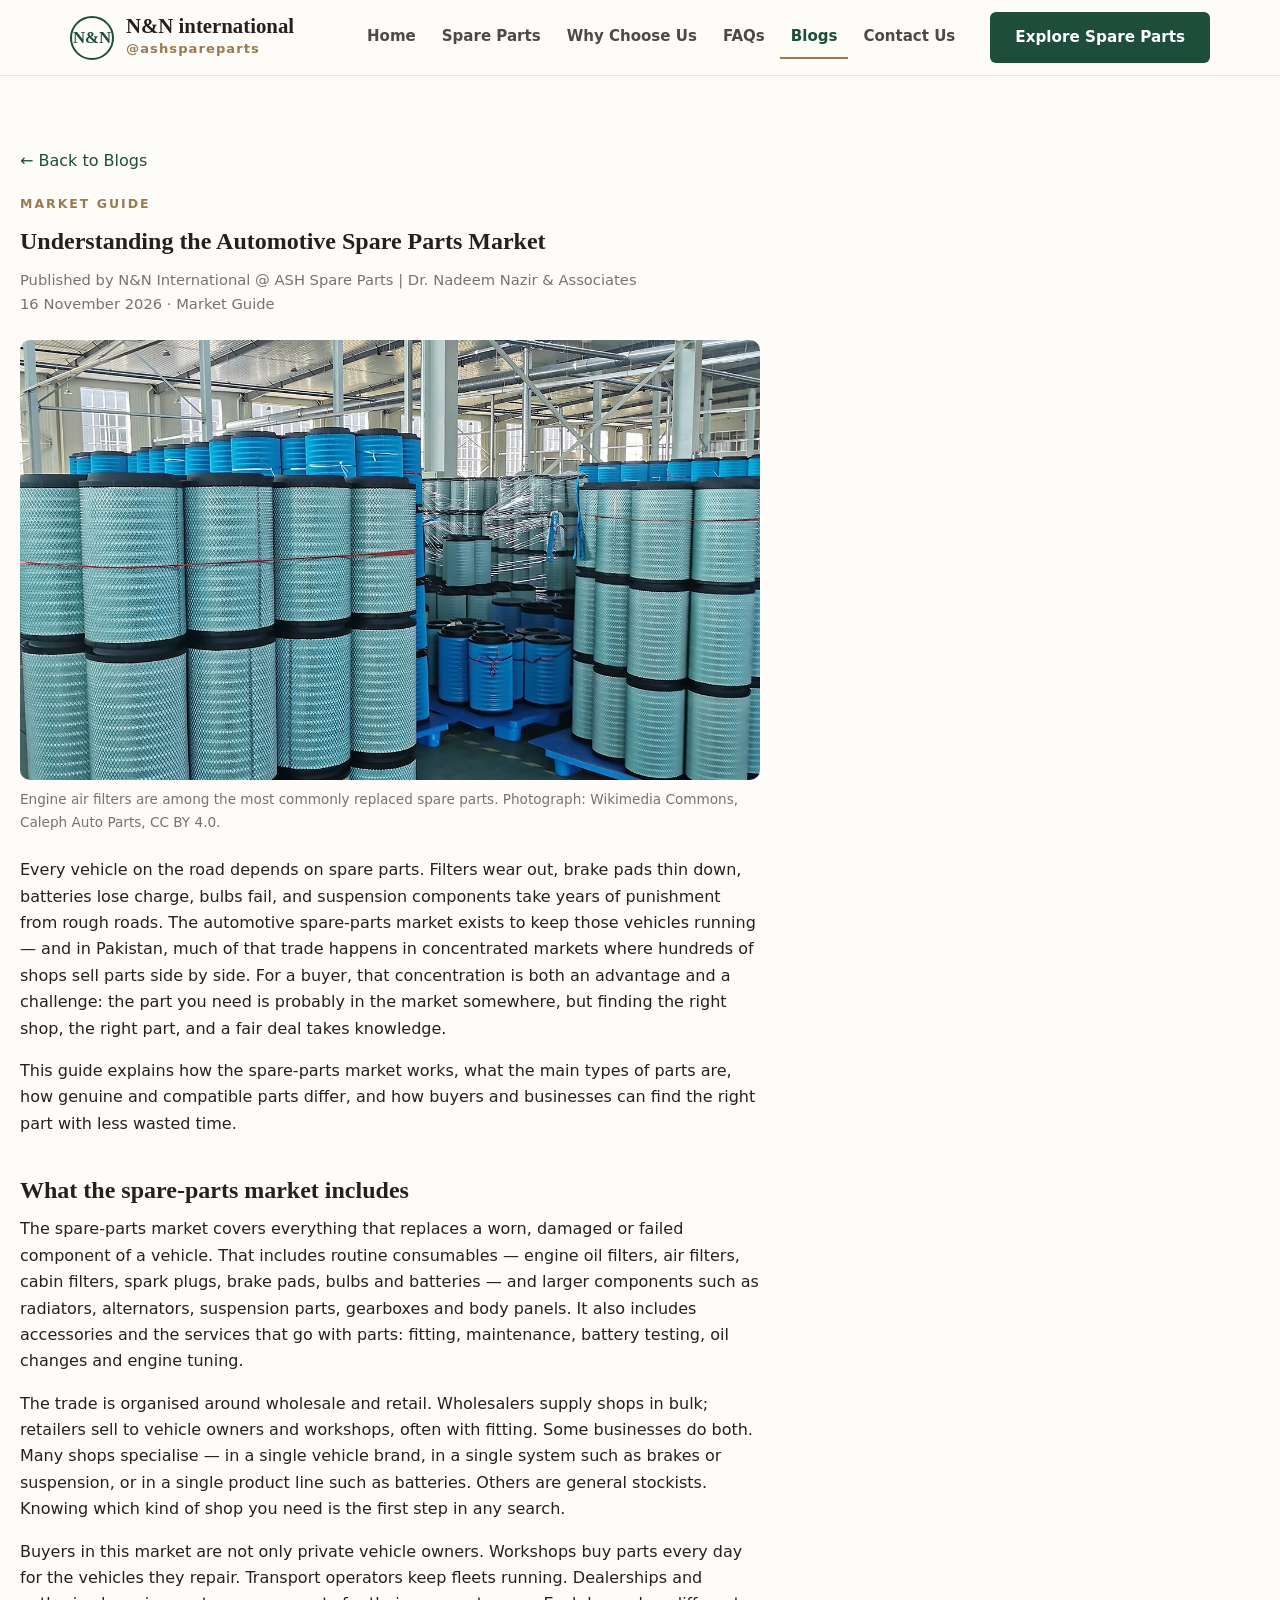
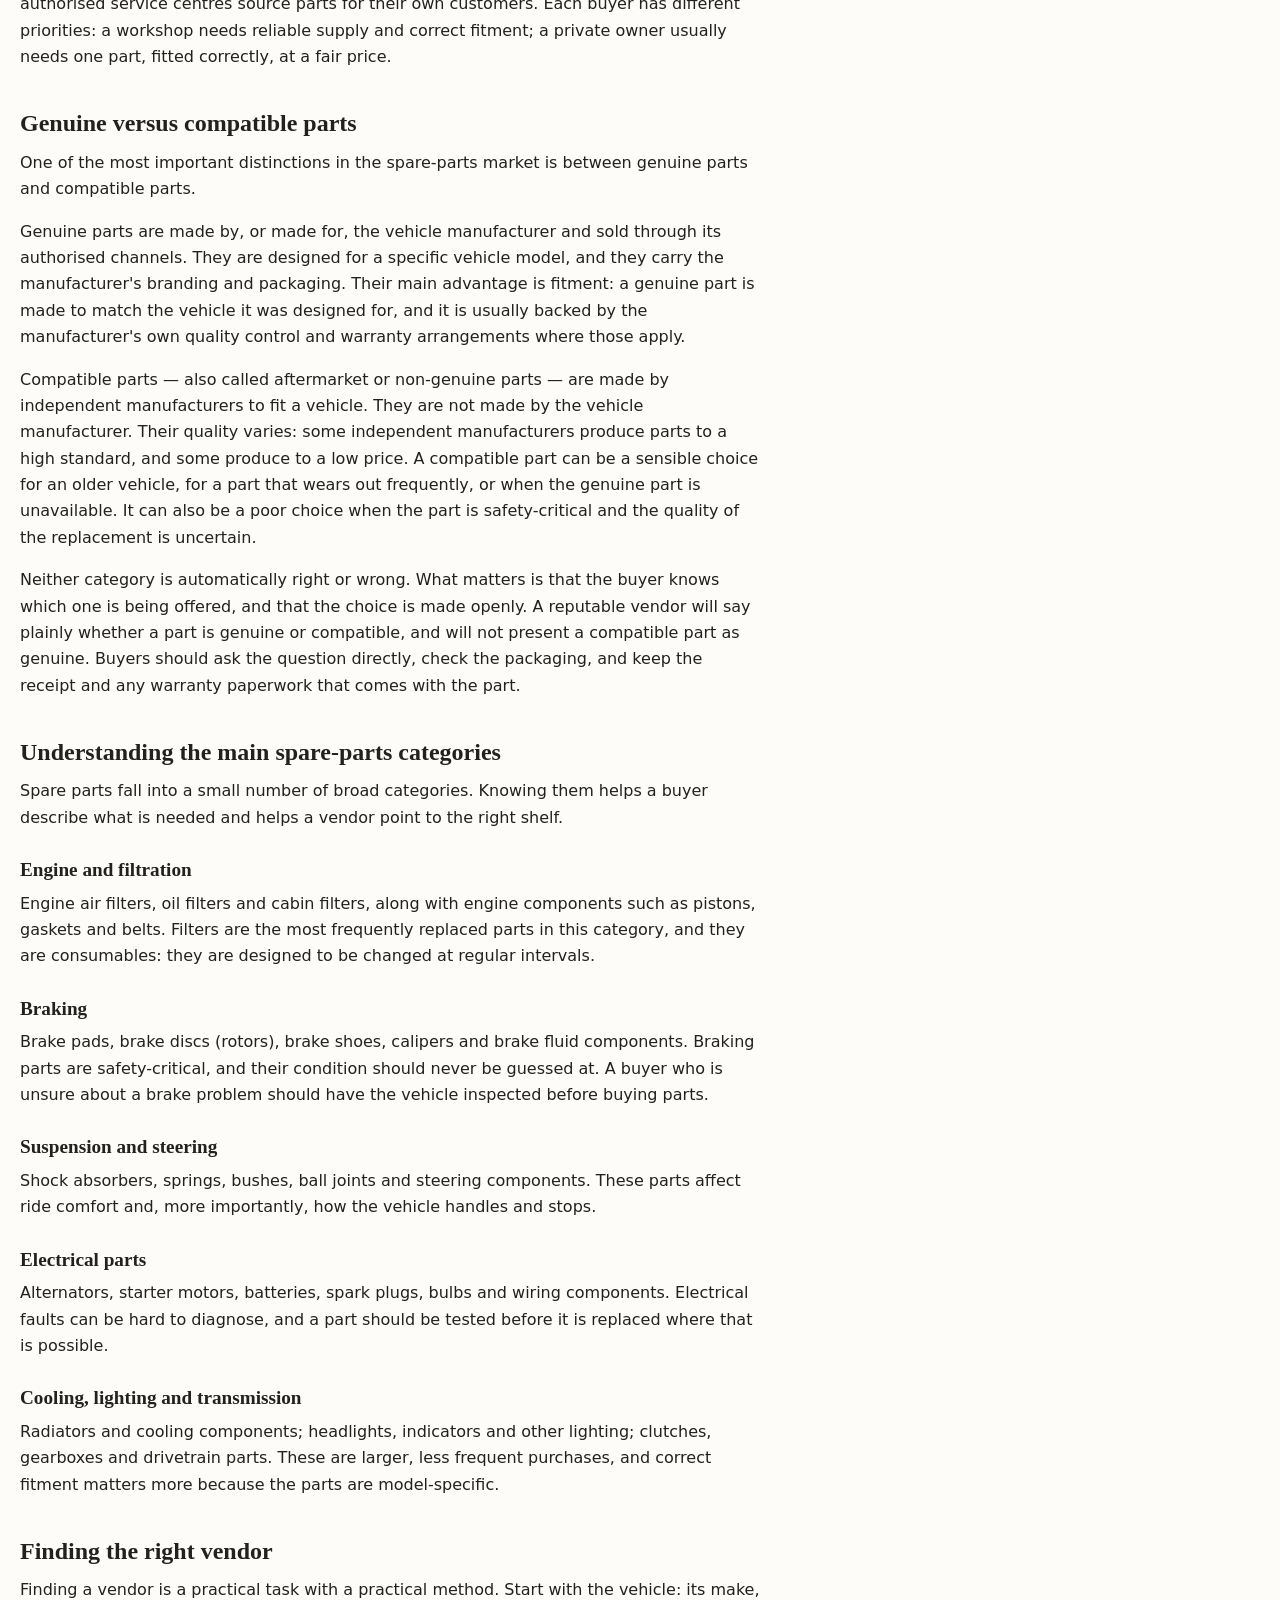
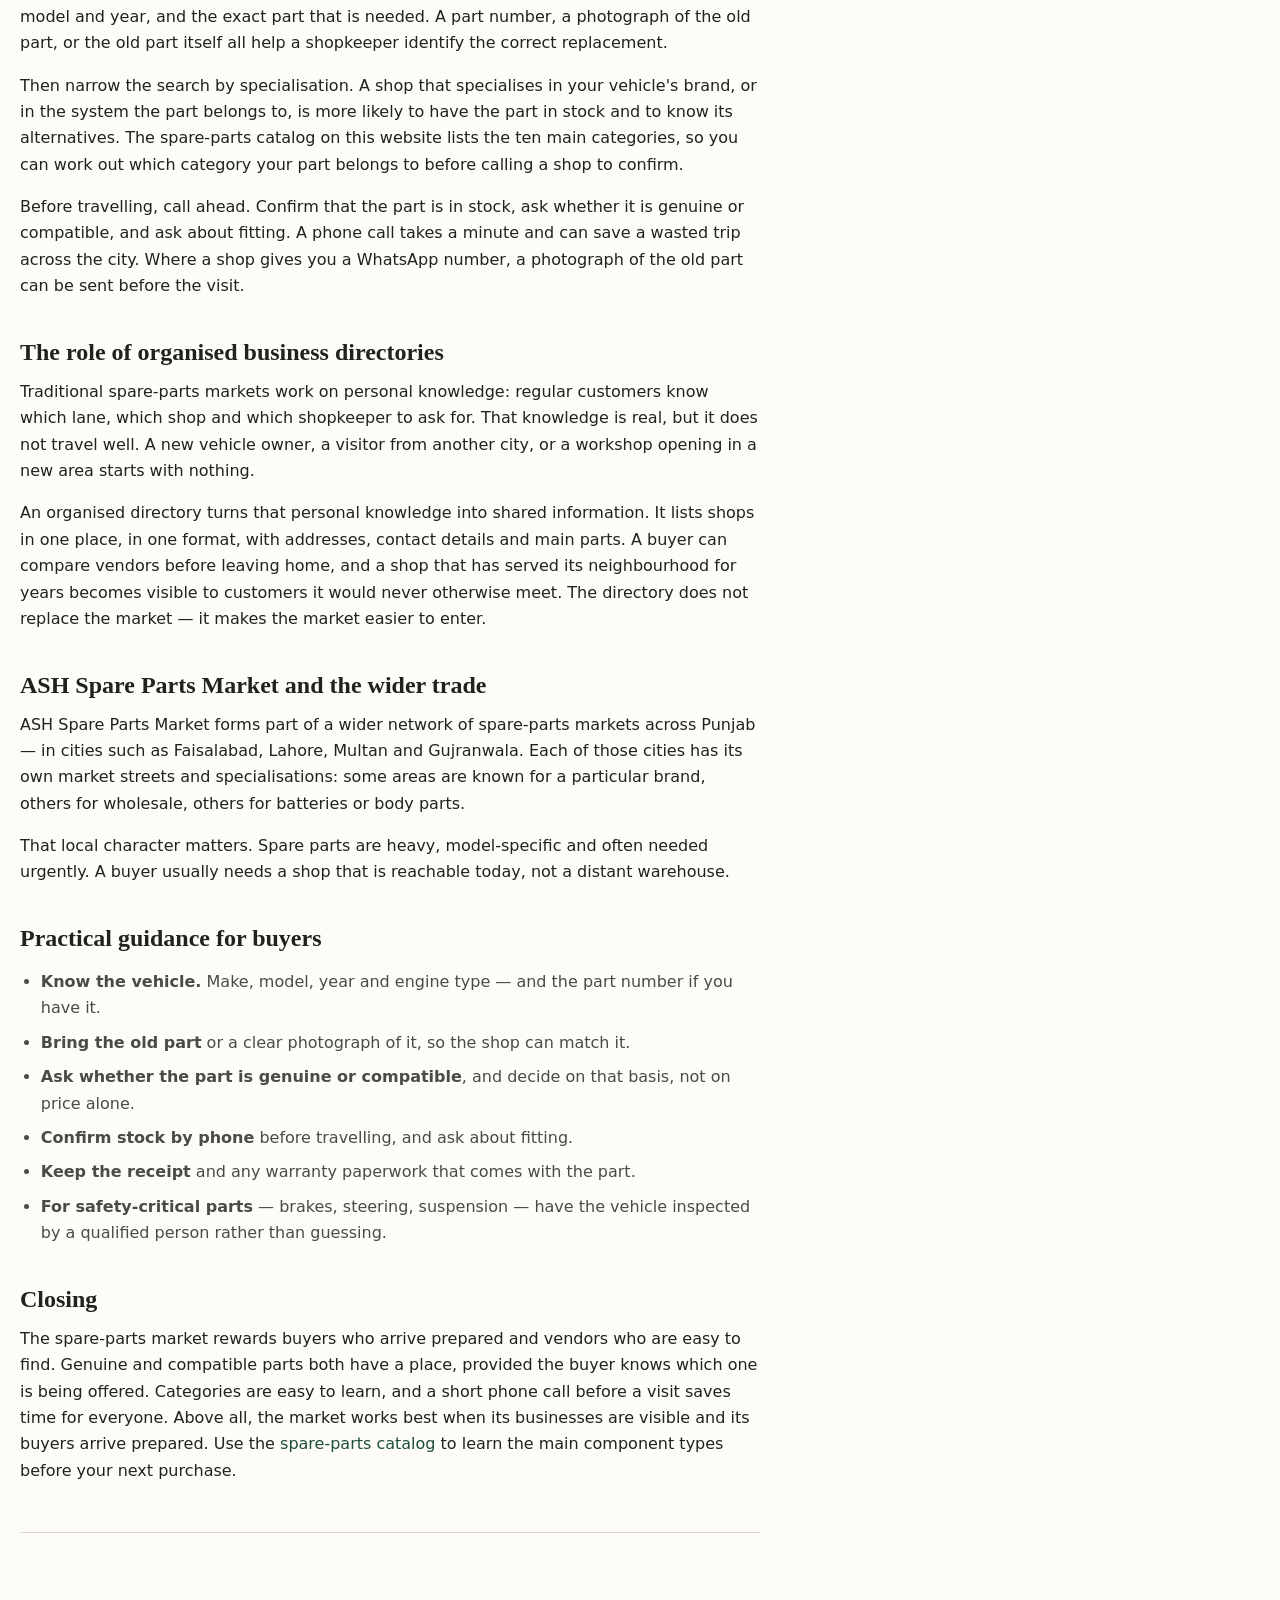
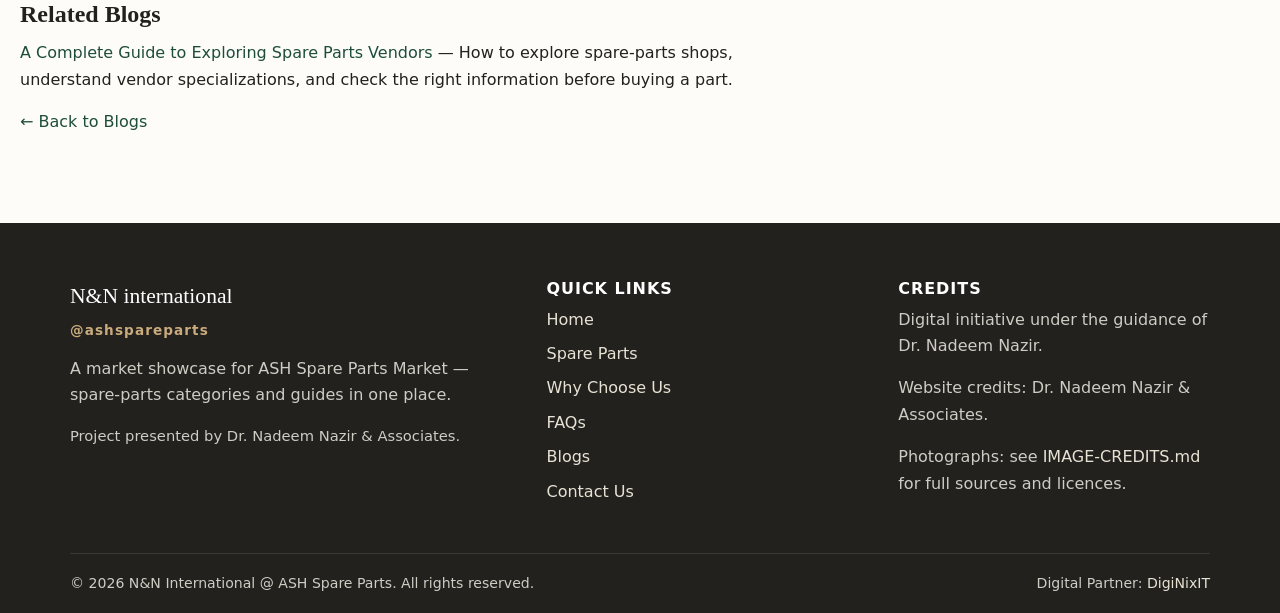
<file: blog-understanding-automotive-spare-parts-market.html>
<!DOCTYPE html>
<html lang="en">
<head>
  <meta charset="UTF-8">
  <meta name="viewport" content="width=device-width, initial-scale=1.0">
  <title>Understanding the Automotive Spare Parts Market — N&amp;N International @ ASH Spare Parts</title>
  <meta name="description" content="Genuine and compatible parts, the main spare-parts categories, and how an organised market showcase helps buyers and businesses find the right part in a busy market.">
  <meta property="og:title" content="Understanding the Automotive Spare Parts Market">
  <meta property="og:description" content="Genuine and compatible parts, the main spare-parts categories, and how an organised market showcase helps buyers and businesses find the right part.">
  <meta property="og:type" content="article">
  <meta property="og:image" content="assets/images/blogs/blog-understanding-market.jpg">
  <meta property="article:published_time" content="2026-11-16">
  <link rel="icon" href="data:image/svg+xml,%3Csvg xmlns='http://www.w3.org/2000/svg' viewBox='0 0 64 64'%3E%3Crect width='64' height='64' rx='10' fill='%231e4d3b'/%3E%3Ctext x='32' y='40' font-family='Georgia,serif' font-size='24' font-weight='bold' fill='%23ffffff' text-anchor='middle'%3EN%26N%3C/text%3E%3C/svg%3E">
  <link rel="stylesheet" href="assets/css/style.css">
  <link rel="stylesheet" href="assets/css/responsive.css">
</head>
<body>
  <a class="skip-link" href="#main">Skip to main content</a>

  <header class="site-header">
    <div class="container header-inner">
      <a class="brand" href="index.html" aria-label="N&N International @ ASH Spare Parts — home">
        <span class="brand-mark" aria-hidden="true">N&amp;N</span>
        <span>
          <span class="brand-name">N&amp;N international</span>
          <span class="brand-sub">@ashspareparts</span>
        </span>
      </a>
      <button type="button" class="nav-toggle" id="nav-toggle" aria-expanded="false" aria-controls="main-nav">Menu</button>
      <nav class="main-nav" id="main-nav" aria-label="Main navigation">
        <ul>
          <li><a href="index.html">Home</a></li>
          <li><a href="index.html#catalog">Spare Parts</a></li>
          <li><a href="index.html#why">Why Choose Us</a></li>
          <li><a href="index.html#faq">FAQs</a></li>
          <li><a href="blog.html" class="active" aria-current="page">Blogs</a></li>
          <li><a href="index.html#contact">Contact Us</a></li>
        </ul>
      </nav>
      <a class="btn btn-primary header-cta" href="index.html#catalog">Explore Spare Parts</a>
    </div>
  </header>

  <main id="main">
    <article class="section article" aria-labelledby="article-heading">
      <div class="container">
        <p><a href="blog.html">&larr; Back to Blogs</a></p>
        <header>
          <span class="eyebrow">Market Guide</span>
          <h1 id="article-heading">Understanding the Automotive Spare Parts Market</h1>
          <p class="byline">Published by N&amp;N International @ ASH Spare Parts | Dr. Nadeem Nazir &amp; Associates<br>
          <time datetime="2026-11-16">16 November 2026</time> · Market Guide</p>
        </header>
        <figure>
          <img src="assets/images/blogs/blog-understanding-market.jpg" alt="Rows of automotive engine air filters on display" width="1280" height="1280">
          <figcaption>Engine air filters are among the most commonly replaced spare parts. Photograph: Wikimedia Commons, Caleph Auto Parts, CC BY 4.0.</figcaption>
        </figure>

        <p>Every vehicle on the road depends on spare parts. Filters wear out, brake pads thin down, batteries lose charge, bulbs fail, and suspension components take years of punishment from rough roads. The automotive spare-parts market exists to keep those vehicles running — and in Pakistan, much of that trade happens in concentrated markets where hundreds of shops sell parts side by side. For a buyer, that concentration is both an advantage and a challenge: the part you need is probably in the market somewhere, but finding the right shop, the right part, and a fair deal takes knowledge.</p>
        <p>This guide explains how the spare-parts market works, what the main types of parts are, how genuine and compatible parts differ, and how buyers and businesses can find the right part with less wasted time.</p>

        <h2>What the spare-parts market includes</h2>
        <p>The spare-parts market covers everything that replaces a worn, damaged or failed component of a vehicle. That includes routine consumables — engine oil filters, air filters, cabin filters, spark plugs, brake pads, bulbs and batteries — and larger components such as radiators, alternators, suspension parts, gearboxes and body panels. It also includes accessories and the services that go with parts: fitting, maintenance, battery testing, oil changes and engine tuning.</p>
        <p>The trade is organised around wholesale and retail. Wholesalers supply shops in bulk; retailers sell to vehicle owners and workshops, often with fitting. Some businesses do both. Many shops specialise — in a single vehicle brand, in a single system such as brakes or suspension, or in a single product line such as batteries. Others are general stockists. Knowing which kind of shop you need is the first step in any search.</p>
        <p>Buyers in this market are not only private vehicle owners. Workshops buy parts every day for the vehicles they repair. Transport operators keep fleets running. Dealerships and authorised service centres source parts for their own customers. Each buyer has different priorities: a workshop needs reliable supply and correct fitment; a private owner usually needs one part, fitted correctly, at a fair price.</p>

        <h2>Genuine versus compatible parts</h2>
        <p>One of the most important distinctions in the spare-parts market is between genuine parts and compatible parts.</p>
        <p>Genuine parts are made by, or made for, the vehicle manufacturer and sold through its authorised channels. They are designed for a specific vehicle model, and they carry the manufacturer's branding and packaging. Their main advantage is fitment: a genuine part is made to match the vehicle it was designed for, and it is usually backed by the manufacturer's own quality control and warranty arrangements where those apply.</p>
        <p>Compatible parts — also called aftermarket or non-genuine parts — are made by independent manufacturers to fit a vehicle. They are not made by the vehicle manufacturer. Their quality varies: some independent manufacturers produce parts to a high standard, and some produce to a low price. A compatible part can be a sensible choice for an older vehicle, for a part that wears out frequently, or when the genuine part is unavailable. It can also be a poor choice when the part is safety-critical and the quality of the replacement is uncertain.</p>
        <p>Neither category is automatically right or wrong. What matters is that the buyer knows which one is being offered, and that the choice is made openly. A reputable vendor will say plainly whether a part is genuine or compatible, and will not present a compatible part as genuine. Buyers should ask the question directly, check the packaging, and keep the receipt and any warranty paperwork that comes with the part.</p>

        <h2>Understanding the main spare-parts categories</h2>
        <p>Spare parts fall into a small number of broad categories. Knowing them helps a buyer describe what is needed and helps a vendor point to the right shelf.</p>
        <h3>Engine and filtration</h3>
        <p>Engine air filters, oil filters and cabin filters, along with engine components such as pistons, gaskets and belts. Filters are the most frequently replaced parts in this category, and they are consumables: they are designed to be changed at regular intervals.</p>
        <h3>Braking</h3>
        <p>Brake pads, brake discs (rotors), brake shoes, calipers and brake fluid components. Braking parts are safety-critical, and their condition should never be guessed at. A buyer who is unsure about a brake problem should have the vehicle inspected before buying parts.</p>
        <h3>Suspension and steering</h3>
        <p>Shock absorbers, springs, bushes, ball joints and steering components. These parts affect ride comfort and, more importantly, how the vehicle handles and stops.</p>
        <h3>Electrical parts</h3>
        <p>Alternators, starter motors, batteries, spark plugs, bulbs and wiring components. Electrical faults can be hard to diagnose, and a part should be tested before it is replaced where that is possible.</p>
        <h3>Cooling, lighting and transmission</h3>
        <p>Radiators and cooling components; headlights, indicators and other lighting; clutches, gearboxes and drivetrain parts. These are larger, less frequent purchases, and correct fitment matters more because the parts are model-specific.</p>

        <h2>Finding the right vendor</h2>
        <p>Finding a vendor is a practical task with a practical method. Start with the vehicle: its make, model and year, and the exact part that is needed. A part number, a photograph of the old part, or the old part itself all help a shopkeeper identify the correct replacement.</p>
        <p>Then narrow the search by specialisation. A shop that specialises in your vehicle's brand, or in the system the part belongs to, is more likely to have the part in stock and to know its alternatives. The spare-parts catalog on this website lists the ten main categories, so you can work out which category your part belongs to before calling a shop to confirm.</p>
        <p>Before travelling, call ahead. Confirm that the part is in stock, ask whether it is genuine or compatible, and ask about fitting. A phone call takes a minute and can save a wasted trip across the city. Where a shop gives you a WhatsApp number, a photograph of the old part can be sent before the visit.</p>

        <h2>The role of organised business directories</h2>
        <p>Traditional spare-parts markets work on personal knowledge: regular customers know which lane, which shop and which shopkeeper to ask for. That knowledge is real, but it does not travel well. A new vehicle owner, a visitor from another city, or a workshop opening in a new area starts with nothing.</p>
        <p>An organised directory turns that personal knowledge into shared information. It lists shops in one place, in one format, with addresses, contact details and main parts. A buyer can compare vendors before leaving home, and a shop that has served its neighbourhood for years becomes visible to customers it would never otherwise meet. The directory does not replace the market — it makes the market easier to enter.</p>

        <h2>ASH Spare Parts Market and the wider trade</h2>
        <p>ASH Spare Parts Market forms part of a wider network of spare-parts markets across Punjab — in cities such as Faisalabad, Lahore, Multan and Gujranwala. Each of those cities has its own market streets and specialisations: some areas are known for a particular brand, others for wholesale, others for batteries or body parts.</p>
        <p>That local character matters. Spare parts are heavy, model-specific and often needed urgently. A buyer usually needs a shop that is reachable today, not a distant warehouse.</p>

        <h2>Practical guidance for buyers</h2>
        <ul>
          <li><strong>Know the vehicle.</strong> Make, model, year and engine type — and the part number if you have it.</li>
          <li><strong>Bring the old part</strong> or a clear photograph of it, so the shop can match it.</li>
          <li><strong>Ask whether the part is genuine or compatible</strong>, and decide on that basis, not on price alone.</li>
          <li><strong>Confirm stock by phone</strong> before travelling, and ask about fitting.</li>
          <li><strong>Keep the receipt</strong> and any warranty paperwork that comes with the part.</li>
          <li><strong>For safety-critical parts</strong> — brakes, steering, suspension — have the vehicle inspected by a qualified person rather than guessing.</li>
        </ul>

        <h2>Closing</h2>
        <p>The spare-parts market rewards buyers who arrive prepared and vendors who are easy to find. Genuine and compatible parts both have a place, provided the buyer knows which one is being offered. Categories are easy to learn, and a short phone call before a visit saves time for everyone. Above all, the market works best when its businesses are visible and its buyers arrive prepared. Use the <a href="index.html#catalog">spare-parts catalog</a> to learn the main component types before your next purchase.</p>

        <div class="related">
          <h2>Related Blogs</h2>
          <p><a href="blog-complete-guide-exploring-spare-parts-vendors.html">A Complete Guide to Exploring Spare Parts Vendors</a> — How to explore spare-parts shops, understand vendor specializations, and check the right information before buying a part.</p>
          <p><a href="blog.html">&larr; Back to Blogs</a></p>
        </div>
      </div>
    </article>
  </main>

  <footer class="site-footer">
    <div class="container">
      <div class="footer-grid">
        <div>
          <p class="footer-brand-name">N&amp;N international</p>
          <p class="footer-brand-sub">@ashspareparts</p>
          <p style="margin-top:14px">A market showcase for ASH Spare Parts Market — spare-parts categories and guides in one place.</p>
          <p class="footer-credit">Project presented by Dr. Nadeem Nazir &amp; Associates.</p>
        </div>
        <div>
          <h3>Quick Links</h3>
          <ul class="footer-links">
            <li><a href="index.html">Home</a></li>
            <li><a href="index.html#catalog">Spare Parts</a></li>
            <li><a href="index.html#why">Why Choose Us</a></li>
            <li><a href="index.html#faq">FAQs</a></li>
            <li><a href="blog.html">Blogs</a></li>
            <li><a href="index.html#contact">Contact Us</a></li>
          </ul>
        </div>
        <div>
          <h3>Credits</h3>
          <p>Digital initiative under the guidance of Dr. Nadeem Nazir.</p>
          <p>Website credits: Dr. Nadeem Nazir &amp; Associates.</p>
          <p>Photographs: see <a href="IMAGE-CREDITS.md">IMAGE-CREDITS.md</a> for full sources and licences.</p>
        </div>
      </div>
      <div class="footer-bottom">
        <span>© <span id="year">2026</span> N&amp;N International @ ASH Spare Parts. All rights reserved.</span>
        <span>Digital Partner: <a href="https://diginixit.com" target="_blank" rel="noopener">DigiNixIT</a></span>
      </div>
    </div>
  </footer>

  <script src="assets/js/main.js"></script>
</body>
</html>
</file>
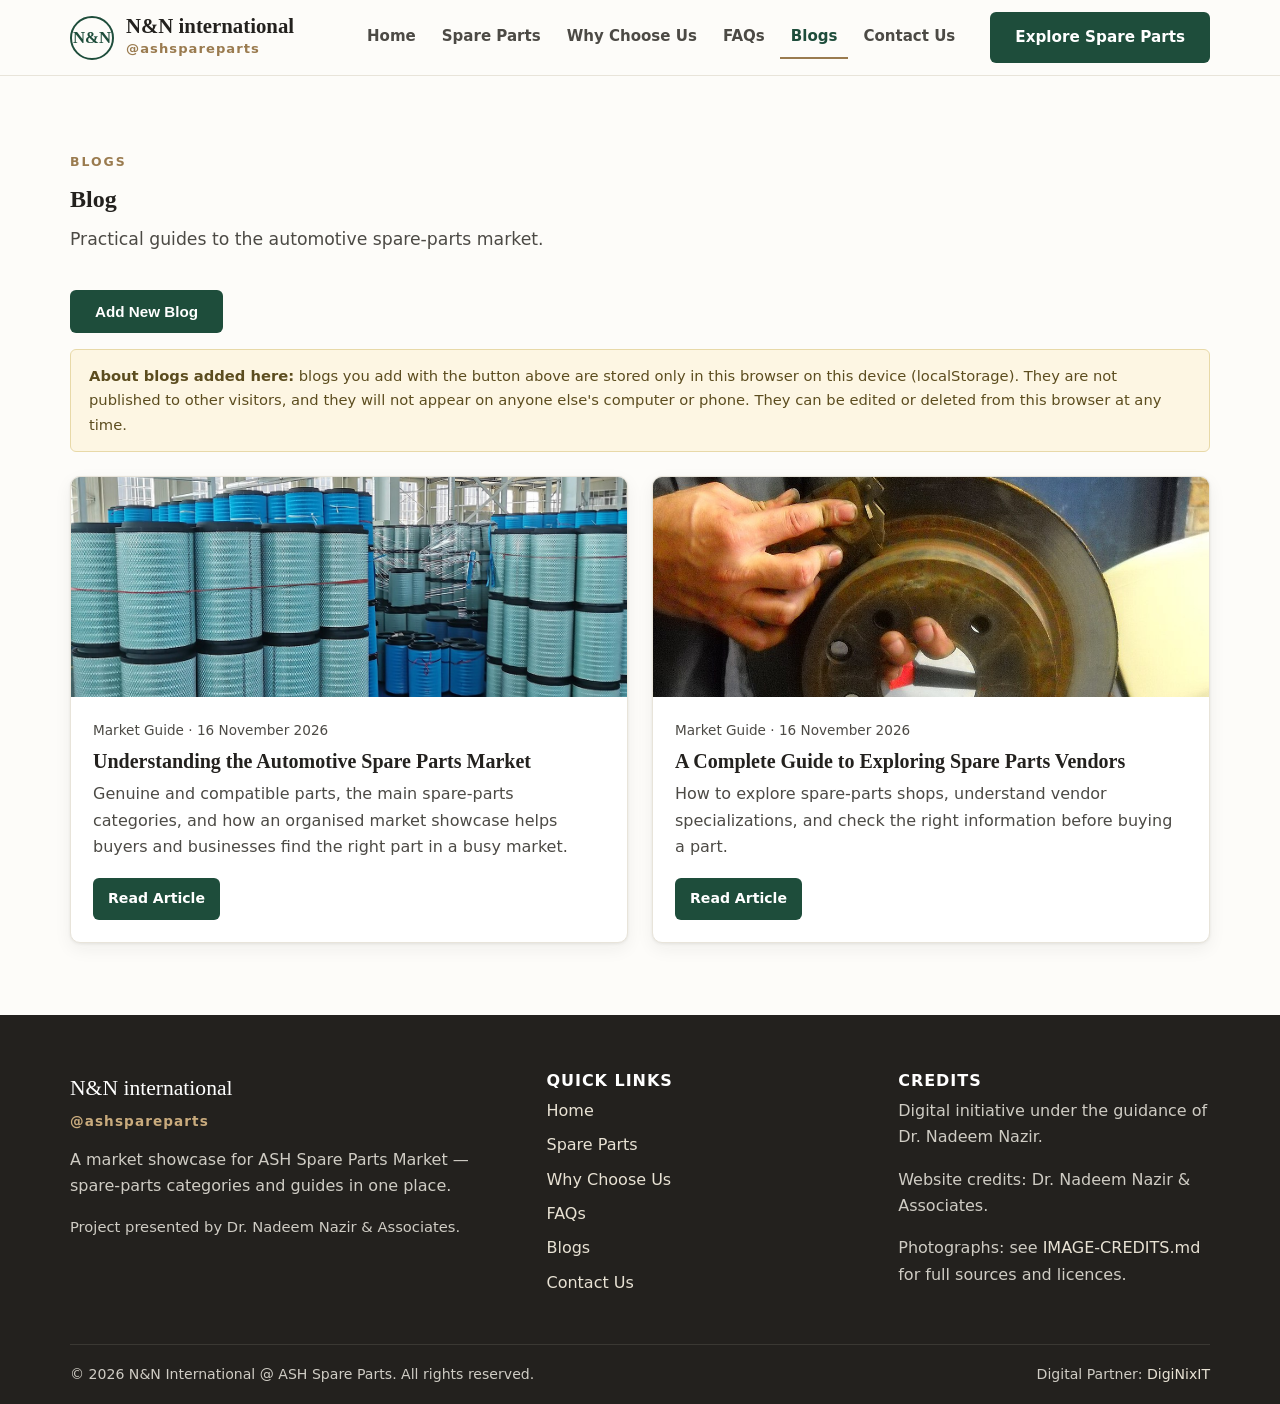
<file: blog.html>
<!DOCTYPE html>
<html lang="en">
<head>
  <meta charset="UTF-8">
  <meta name="viewport" content="width=device-width, initial-scale=1.0">
  <title>Blog — N&amp;N International @ ASH Spare Parts</title>
  <meta name="description" content="Articles from N&N International @ ASH Spare Parts: guides to the automotive spare-parts market.">
  <meta property="og:title" content="Blog — N&N International @ ASH Spare Parts">
  <meta property="og:description" content="Practical guides to the automotive spare-parts market.">
  <meta property="og:type" content="website">
  <meta property="og:image" content="assets/images/hero/hero-spare-parts-shop.jpg">
  <link rel="icon" href="data:image/svg+xml,%3Csvg xmlns='http://www.w3.org/2000/svg' viewBox='0 0 64 64'%3E%3Crect width='64' height='64' rx='10' fill='%231e4d3b'/%3E%3Ctext x='32' y='40' font-family='Georgia,serif' font-size='24' font-weight='bold' fill='%23ffffff' text-anchor='middle'%3EN%26N%3C/text%3E%3C/svg%3E">
  <link rel="stylesheet" href="assets/css/style.css">
  <link rel="stylesheet" href="assets/css/responsive.css">
</head>
<body>
  <a class="skip-link" href="#main">Skip to main content</a>

  <header class="site-header">
    <div class="container header-inner">
      <a class="brand" href="index.html" aria-label="N&N International @ ASH Spare Parts — home">
        <span class="brand-mark" aria-hidden="true">N&amp;N</span>
        <span>
          <span class="brand-name">N&amp;N international</span>
          <span class="brand-sub">@ashspareparts</span>
        </span>
      </a>
      <button type="button" class="nav-toggle" id="nav-toggle" aria-expanded="false" aria-controls="main-nav">Menu</button>
      <nav class="main-nav" id="main-nav" aria-label="Main navigation">
        <ul>
          <li><a href="index.html">Home</a></li>
          <li><a href="index.html#catalog">Spare Parts</a></li>
          <li><a href="index.html#why">Why Choose Us</a></li>
          <li><a href="index.html#faq">FAQs</a></li>
          <li><a href="blog.html" class="active" aria-current="page">Blogs</a></li>
          <li><a href="index.html#contact">Contact Us</a></li>
        </ul>
      </nav>
      <a class="btn btn-primary header-cta" href="index.html#catalog">Explore Spare Parts</a>
    </div>
  </header>

  <main id="main">
    <section class="section" aria-labelledby="blog-heading">
      <div class="container">
        <div class="section-head">
          <span class="eyebrow">Blogs</span>
          <h1 id="blog-heading">Blog</h1>
          <p class="lead">Practical guides to the automotive spare-parts market.</p>
        </div>

        <p><button type="button" class="btn btn-primary" id="add-blog-btn">Add New Blog</button></p>

        <div class="local-note" role="note">
          <strong>About blogs added here:</strong> blogs you add with the button above are stored only in this browser on this device (localStorage). They are not published to other visitors, and they will not appear on anyone else's computer or phone. They can be edited or deleted from this browser at any time.
        </div>

        <div class="blog-form" id="blog-manager" style="display:none">
          <h2 id="blog-form-heading">Add New Blog (saved in this browser only)</h2>
          <form id="blog-form" novalidate>
            <div class="form-grid">
              <div class="field">
                <label for="blog-title">Blog title *</label>
                <input type="text" id="blog-title" required>
              </div>
              <div class="field">
                <label for="blog-category">Category *</label>
                <input type="text" id="blog-category" placeholder="e.g. Market Guide" required>
              </div>
              <div class="field field-full">
                <label for="blog-excerpt">Excerpt * (max 300 characters)</label>
                <input type="text" id="blog-excerpt" maxlength="300" required>
              </div>
              <div class="field field-full">
                <label for="blog-cover">Cover image *</label>
                <select id="blog-cover"></select>
                <span class="hint">Choose from the photographs already used on this website. Uploading a new image is not supported in this static version.</span>
              </div>
              <div class="field field-full">
                <label for="blog-content">Full article content *</label>
                <textarea id="blog-content" required placeholder="Write the article here. Use a blank line between paragraphs."></textarea>
              </div>
            </div>
            <p style="margin-top:16px">
              <button type="submit" class="btn btn-primary" id="blog-submit">Publish</button>
              <button type="button" class="btn btn-ghost" id="blog-cancel">Cancel</button>
            </p>
            <p class="form-status" id="blog-form-status" role="status"></p>
          </form>
        </div>

        <div id="blog-listing">
          <div class="blog-grid" id="blog-grid"></div>
        </div>

        <article class="article" id="local-blog-reader" style="display:none" aria-label="Local blog article"></article>
      </div>
    </section>
  </main>

  <footer class="site-footer">
    <div class="container">
      <div class="footer-grid">
        <div>
          <p class="footer-brand-name">N&amp;N international</p>
          <p class="footer-brand-sub">@ashspareparts</p>
          <p style="margin-top:14px">A market showcase for ASH Spare Parts Market — spare-parts categories and guides in one place.</p>
          <p class="footer-credit">Project presented by Dr. Nadeem Nazir &amp; Associates.</p>
        </div>
        <div>
          <h3>Quick Links</h3>
          <ul class="footer-links">
            <li><a href="index.html">Home</a></li>
            <li><a href="index.html#catalog">Spare Parts</a></li>
            <li><a href="index.html#why">Why Choose Us</a></li>
            <li><a href="index.html#faq">FAQs</a></li>
            <li><a href="blog.html">Blogs</a></li>
            <li><a href="index.html#contact">Contact Us</a></li>
          </ul>
        </div>
        <div>
          <h3>Credits</h3>
          <p>Digital initiative under the guidance of Dr. Nadeem Nazir.</p>
          <p>Website credits: Dr. Nadeem Nazir &amp; Associates.</p>
          <p>Photographs: see <a href="IMAGE-CREDITS.md">IMAGE-CREDITS.md</a> for full sources and licences.</p>
        </div>
      </div>
      <div class="footer-bottom">
        <span>© <span id="year">2026</span> N&amp;N International @ ASH Spare Parts. All rights reserved.</span>
        <span>Digital Partner: <a href="https://diginixit.com" target="_blank" rel="noopener">DigiNixIT</a></span>
      </div>
    </div>
  </footer>

  <script src="assets/js/blogs.js"></script>
  <script src="assets/js/main.js"></script>
</body>
</html>
</file>
<file: assets/css/style.css>
/* N&N International @ ASH Spare Parts — main stylesheet
   Design: minimal, premium, editorial. White / off-white, deep charcoal
   type, warm-grey sections, dark-green + muted-bronze accents.
   No gradients, no glassmorphism, no emoji icons (inline SVG only). */
:root {
  --bg: #fdfcf9;
  --bg-warm: #f4f1ea;
  --bg-grey: #efede8;
  --ink: #23211e;
  --ink-soft: #4c4a45;
  --ink-mute: #76736c;
  --line: #ddd8cc;
  --line-soft: #e8e4da;
  --green: #1e4d3b;
  --green-dark: #153827;
  --bronze: #9a7b4f;
  --bronze-light: #c9ab7d;
  --card: #ffffff;
  --radius: 10px;
  --radius-sm: 6px;
  --shadow: 0 1px 3px rgba(35, 33, 30, 0.08), 0 6px 18px rgba(35, 33, 30, 0.06);
  --shadow-lg: 0 4px 10px rgba(35, 33, 30, 0.1), 0 18px 40px rgba(35, 33, 30, 0.12);
  --font-body: "Segoe UI", system-ui, -apple-system, "Helvetica Neue", Arial, sans-serif;
  --font-head: Georgia, "Times New Roman", serif;
  --max: 1180px;
}
* { box-sizing: border-box; }
html { scroll-behavior: smooth; }
body {
  margin: 0; background: var(--bg); color: var(--ink);
  font-family: var(--font-body); font-size: 16px; line-height: 1.65;
  -webkit-font-smoothing: antialiased;
}
img { max-width: 100%; display: block; }
a { color: var(--green); text-decoration: none; }
a:hover { text-decoration: underline; }
h1, h2, h3, h4 { font-family: var(--font-head); font-weight: 600; line-height: 1.2; color: var(--ink); margin: 0 0 0.5em; }
h2 { font-size: clamp(1.6rem, 3vw, 2.1rem); }
h3 { font-size: 1.2rem; }
p { margin: 0 0 1em; }
.container { max-width: var(--max); margin: 0 auto; padding: 0 20px; }
.section { padding: 72px 0; }
.section-warm { background: var(--bg-warm); }
.section-grey { background: var(--bg-grey); }
.eyebrow {
  display: inline-block; font-size: 0.78rem; font-weight: 700;
  letter-spacing: 0.16em; text-transform: uppercase; color: var(--bronze);
  margin-bottom: 12px;
}
.section-head { max-width: 720px; margin-bottom: 36px; }
.section-head p.lead, .lead { font-size: 1.08rem; color: var(--ink-soft); }
.skip-link { position: absolute; left: -999px; top: 0; background: var(--green); color: #fff; padding: 10px 16px; z-index: 200; }
.skip-link:focus { left: 10px; top: 10px; color: #fff; }

/* Buttons */
.btn {
  display: inline-block; padding: 12px 24px; border-radius: var(--radius-sm);
  font-weight: 600; font-size: 0.95rem; border: 1px solid transparent;
  cursor: pointer; text-decoration: none; transition: background 0.2s, border-color 0.2s, color 0.2s;
}
.btn:hover { text-decoration: none; }
.btn-primary { background: var(--green); color: #fff; }
.btn-primary:hover { background: var(--green-dark); }
.btn-secondary { background: transparent; color: var(--green); border-color: var(--green); }
.btn-secondary:hover { background: var(--green); color: #fff; }
.btn-ghost { background: #fff; color: var(--ink); border-color: var(--line); }
.btn-ghost:hover { border-color: var(--green); color: var(--green); }
.btn-small { padding: 8px 14px; font-size: 0.88rem; }
.btn:disabled { opacity: 0.55; cursor: not-allowed; }

/* Header */
.site-header {
  position: sticky; top: 0; z-index: 100; background: rgba(253, 252, 249, 0.97);
  border-bottom: 1px solid var(--line-soft);
}
.header-inner { display: flex; align-items: center; gap: 24px; padding-top: 12px; padding-bottom: 12px; }
.brand { display: flex; align-items: center; gap: 12px; color: var(--ink); flex-shrink: 0; }
.brand:hover { text-decoration: none; }
.brand-mark {
  width: 44px; height: 44px; border: 2px solid var(--green); border-radius: 50%;
  display: flex; align-items: center; justify-content: center;
  font-family: var(--font-head); font-weight: 700; font-size: 1.05rem; color: var(--green);
}
.brand-name { font-family: var(--font-head); font-size: 1.3rem; font-weight: 700; line-height: 1.1; display: block; }
.brand-sub { font-size: 0.82rem; letter-spacing: 0.08em; color: var(--bronze); font-weight: 600; display: block; }
.main-nav { margin-left: auto; }
.main-nav ul { display: flex; gap: 4px; list-style: none; margin: 0; padding: 0; }
.main-nav a {
  display: block; padding: 8px 11px; color: var(--ink-soft); font-size: 0.94rem; font-weight: 600;
  border-bottom: 2px solid transparent; border-radius: 4px 4px 0 0;
}
.main-nav a:hover { color: var(--green); text-decoration: none; }
.main-nav a.active { color: var(--green); border-bottom-color: var(--bronze); }
.header-cta { flex-shrink: 0; }
.nav-toggle {
  display: none; margin-left: auto; background: #fff; border: 1px solid var(--line);
  border-radius: var(--radius-sm); padding: 9px 13px; font-weight: 600; cursor: pointer; color: var(--ink);
}

/* Hero */
.hero { padding: 56px 0 64px; background: var(--bg); }
.hero-grid { display: grid; grid-template-columns: 1.05fr 1fr; gap: 48px; align-items: center; }
.hero h1 { font-size: clamp(2rem, 4.2vw, 3rem); margin-bottom: 16px; }
.hero .lead { font-size: 1.12rem; }
.hero-guidance {
  border-left: 3px solid var(--bronze); padding: 4px 0 4px 16px; margin: 20px 0 26px;
  font-family: var(--font-head); font-size: 1.08rem; color: var(--ink-soft);
}
.hero-guidance strong { color: var(--green); }
.hero-actions { display: flex; gap: 12px; flex-wrap: wrap; }
.hero-figure { margin: 0; }
.hero-figure img { width: 100%; height: 460px; object-fit: cover; border-radius: var(--radius); box-shadow: var(--shadow-lg); }
.hero-figure figcaption { font-size: 0.82rem; color: var(--ink-mute); margin-top: 10px; line-height: 1.5; }

/* About */
.about-grid { display: grid; grid-template-columns: 1fr 1fr; gap: 48px; align-items: start; }
.about-figure { margin: 0; }
.about-figure img { width: 100%; height: 380px; object-fit: cover; border-radius: var(--radius); box-shadow: var(--shadow); }
.about-figure figcaption { font-size: 0.82rem; color: var(--ink-mute); margin-top: 10px; line-height: 1.5; }
.person-card {
  display: flex; gap: 18px; align-items: flex-start; background: var(--card);
  border: 1px solid var(--line-soft); border-radius: var(--radius); padding: 20px;
  margin-top: 28px; box-shadow: var(--shadow);
}
.person-card img { width: 96px; height: 128px; object-fit: cover; object-position: top; border-radius: var(--radius-sm); flex-shrink: 0; }
.person-card h3 { margin-bottom: 4px; }
.person-card p { margin-bottom: 6px; font-size: 0.95rem; color: var(--ink-soft); }
.about-points { list-style: none; padding: 0; margin: 20px 0 0; display: grid; gap: 10px; }
.about-points li { padding-left: 26px; position: relative; color: var(--ink-soft); }
.about-points li::before { content: ""; position: absolute; left: 0; top: 9px; width: 10px; height: 10px; background: var(--bronze); border-radius: 2px; }
.about-points strong { color: var(--ink); }

.field { display: flex; flex-direction: column; gap: 6px; min-width: 0; }
.field label { font-size: 0.82rem; font-weight: 700; letter-spacing: 0.04em; text-transform: uppercase; color: var(--ink-mute); }
.field input[type="search"], .field select, .field input[type="text"], .field input[type="email"],
.field input[type="tel"], .field textarea {
  font: inherit; font-size: 0.95rem; padding: 10px 12px; border: 1px solid var(--line);
  border-radius: var(--radius-sm); background: #fff; color: var(--ink); width: 100%;
}
.field input:focus, .field select:focus, .field textarea:focus { outline: 2px solid var(--green); outline-offset: 1px; border-color: var(--green); }
.field .hint { font-size: 0.82rem; color: var(--ink-mute); }
.field .error-text { font-size: 0.85rem; color: #9b2c2c; min-height: 1.2em; }



/* Catalog */
.catalog-grid { display: grid; grid-template-columns: repeat(5, 1fr); gap: 20px; }
.catalog-card {
  background: var(--card); border: 1px solid var(--line-soft); border-radius: var(--radius);
  overflow: hidden; display: flex; flex-direction: column; box-shadow: var(--shadow);
  transition: box-shadow 0.2s, transform 0.2s;
}
.catalog-card:hover { box-shadow: var(--shadow-lg); transform: translateY(-2px); }
.catalog-card img { width: 100%; height: 150px; object-fit: cover; }
.catalog-body { padding: 16px; display: flex; flex-direction: column; gap: 8px; flex: 1; }
.catalog-body h3 { margin: 0; font-size: 1.08rem; }
.catalog-body p { margin: 0; font-size: 0.9rem; color: var(--ink-soft); flex: 1; }
.catalog-note { font-size: 0.82rem; color: var(--ink-mute); margin-top: 24px; }

/* Why choose us */
.why-grid { display: grid; grid-template-columns: repeat(3, 1fr); gap: 20px; }
.why-card {
  background: var(--card); border: 1px solid var(--line-soft); border-radius: var(--radius);
  padding: 24px; box-shadow: var(--shadow);
}
.why-icon { width: 44px; height: 44px; border-radius: var(--radius-sm); background: var(--bg-warm); display: flex; align-items: center; justify-content: center; margin-bottom: 14px; color: var(--green); }
.why-icon svg { width: 24px; height: 24px; }
.why-card h3 { margin-bottom: 6px; }
.why-card p { margin: 0; font-size: 0.94rem; color: var(--ink-soft); }

/* FAQ */
.faq-list { max-width: 820px; }
.faq-item { background: var(--card); border: 1px solid var(--line-soft); border-radius: var(--radius-sm); margin-bottom: 10px; overflow: hidden; }
.faq-question {
  width: 100%; text-align: left; background: none; border: 0; cursor: pointer;
  padding: 16px 20px; font: inherit; font-size: 1.02rem; font-weight: 600; color: var(--ink);
  display: flex; justify-content: space-between; align-items: center; gap: 16px;
}
.faq-question:hover { color: var(--green); }
.faq-question .faq-icon { flex-shrink: 0; font-size: 1.3rem; color: var(--bronze); font-weight: 400; transition: transform 0.25s; }
.faq-item.open .faq-icon { transform: rotate(45deg); }
.faq-answer { max-height: 0; overflow: hidden; transition: max-height 0.3s ease; }
.faq-answer-inner { padding: 0 20px 18px; color: var(--ink-soft); }
.faq-answer-inner p { margin: 0 0 0.6em; }
.faq-answer-inner p:last-child { margin-bottom: 0; }

/* Blog */
.blog-grid { display: grid; grid-template-columns: repeat(2, 1fr); gap: 24px; }
.blog-card {
  background: var(--card); border: 1px solid var(--line-soft); border-radius: var(--radius);
  overflow: hidden; display: flex; flex-direction: column; box-shadow: var(--shadow);
}
.blog-card img { width: 100%; height: 220px; object-fit: cover; }
.blog-body { padding: 22px; display: flex; flex-direction: column; gap: 8px; flex: 1; }
.blog-body h3 { margin: 0; font-size: 1.25rem; }
.blog-body h3 a { color: var(--ink); }
.blog-body h3 a:hover { color: var(--green); }
.blog-meta { font-size: 0.85rem; color: var(--ink-mute); margin: 0; }
.blog-body p { color: var(--ink-soft); margin: 0; flex: 1; }
.blog-actions { display: flex; gap: 8px; flex-wrap: wrap; margin-top: 10px; }
.local-note {
  background: #fdf6e3; border: 1px solid #e8d9a8; border-radius: var(--radius-sm);
  padding: 14px 18px; font-size: 0.92rem; color: #5c4d1f; margin-bottom: 24px;
}
.blog-form {
  background: var(--card); border: 1px solid var(--line-soft); border-radius: var(--radius);
  padding: 24px; margin-bottom: 28px; box-shadow: var(--shadow);
}
.blog-form .form-grid { display: grid; grid-template-columns: 1fr 1fr; gap: 16px; }
.blog-form .field-full { grid-column: 1 / -1; }
.blog-form textarea { min-height: 220px; resize: vertical; }
.form-status { margin-top: 12px; font-weight: 600; }
.form-status.success { color: var(--green); }
.form-status.error { color: #9b2c2c; }
.article { max-width: 780px; }
.article figure { margin: 24px 0; }
.article figure img { width: 100%; max-height: 440px; object-fit: cover; border-radius: var(--radius); }
.article figcaption { font-size: 0.85rem; color: var(--ink-mute); margin-top: 8px; }
.article h2 { margin-top: 1.6em; font-size: 1.5rem; }
.article h3 { margin-top: 1.4em; }
.article ul { padding-left: 1.3em; }
.article li { margin-bottom: 0.5em; color: var(--ink-soft); }
.article .byline { color: var(--ink-mute); font-size: 0.92rem; }
.related { margin-top: 48px; border-top: 1px solid var(--line); padding-top: 28px; }

/* Contact */
.contact-grid { display: grid; grid-template-columns: 1fr 1.4fr; gap: 48px; align-items: start; }
.contact-note {
  background: var(--bg-warm); border: 1px solid var(--line-soft); border-radius: var(--radius-sm);
  padding: 16px 18px; font-size: 0.92rem; color: var(--ink-soft); margin-top: 20px;
}
.contact-form { background: var(--card); border: 1px solid var(--line-soft); border-radius: var(--radius); padding: 28px; box-shadow: var(--shadow); }
.contact-form .form-grid { display: grid; grid-template-columns: 1fr 1fr; gap: 16px; }
.contact-form .field-full { grid-column: 1 / -1; }
.contact-form textarea { min-height: 140px; resize: vertical; }
.mailto-box {
  display: none; margin-top: 18px; background: var(--bg-warm); border: 1px solid var(--line);
  border-radius: var(--radius-sm); padding: 16px;
}
.mailto-box.show { display: block; }
.mailto-box p { font-size: 0.92rem; color: var(--ink-soft); }
.mailto-box code { word-break: break-all; font-size: 0.85rem; }

/* Footer */
.site-footer { background: var(--ink); color: #cfccc4; padding: 56px 0 0; }
.site-footer a { color: #e8e2d4; }
.site-footer h3 { color: #fff; font-size: 1rem; font-family: var(--font-body); font-weight: 700; letter-spacing: 0.06em; text-transform: uppercase; }
.footer-grid { display: grid; grid-template-columns: 1.4fr 1fr 1fr; gap: 40px; padding-bottom: 40px; }
.footer-brand-name { font-family: var(--font-head); font-size: 1.35rem; color: #fff; margin-bottom: 4px; }
.footer-brand-sub { color: var(--bronze-light); font-weight: 600; letter-spacing: 0.08em; font-size: 0.85rem; }
.footer-links { list-style: none; padding: 0; margin: 0; display: grid; gap: 8px; }
.footer-links a:hover { color: #fff; }
.footer-bottom {
  border-top: 1px solid #3a3833; padding: 18px 0; display: flex; justify-content: space-between;
  gap: 12px; flex-wrap: wrap; font-size: 0.88rem;
}
.footer-credit { font-size: 0.92rem; }
</file>
<file: assets/css/responsive.css>
/* Responsive rules for N&N International @ ASH Spare Parts */
@media (max-width: 1020px) {
  .catalog-grid { grid-template-columns: repeat(3, 1fr); }
  .hero-grid { gap: 32px; }
  .hero-figure img { height: 380px; }
}
@media (max-width: 860px) {
  .section { padding: 52px 0; }
  .hero-grid, .about-grid, .contact-grid { grid-template-columns: 1fr; }
  .hero-figure img { height: 300px; }
  .about-figure img { height: 280px; }
  .why-grid { grid-template-columns: repeat(2, 1fr); }
  .blog-grid { grid-template-columns: 1fr; }
  .footer-grid { grid-template-columns: 1fr 1fr; }
  .header-cta { display: none; }
  .nav-toggle { display: block; }
  .main-nav {
    display: none; position: absolute; top: 100%; left: 0; right: 0;
    background: var(--bg); border-bottom: 1px solid var(--line);
    box-shadow: var(--shadow-lg); margin: 0;
  }
  .main-nav.open { display: block; }
  .main-nav ul { flex-direction: column; padding: 8px 20px 16px; gap: 0; }
  .main-nav a { padding: 11px 8px; border-bottom: 1px solid var(--line-soft); border-radius: 0; }
  .main-nav a.active { border-bottom-color: var(--bronze); }
  .header-inner { flex-wrap: wrap; }
}
@media (max-width: 560px) {
  body { font-size: 15px; }
  .section { padding: 44px 0; }
  .catalog-grid, .why-grid { grid-template-columns: 1fr; }
  .footer-grid { grid-template-columns: 1fr; }
  .blog-form .form-grid, .contact-form .form-grid { grid-template-columns: 1fr; }
  .hero-actions .btn { width: 100%; text-align: center; }
  .person-card { flex-direction: column; }
  .person-card img { width: 120px; height: 150px; }
}
</file>
